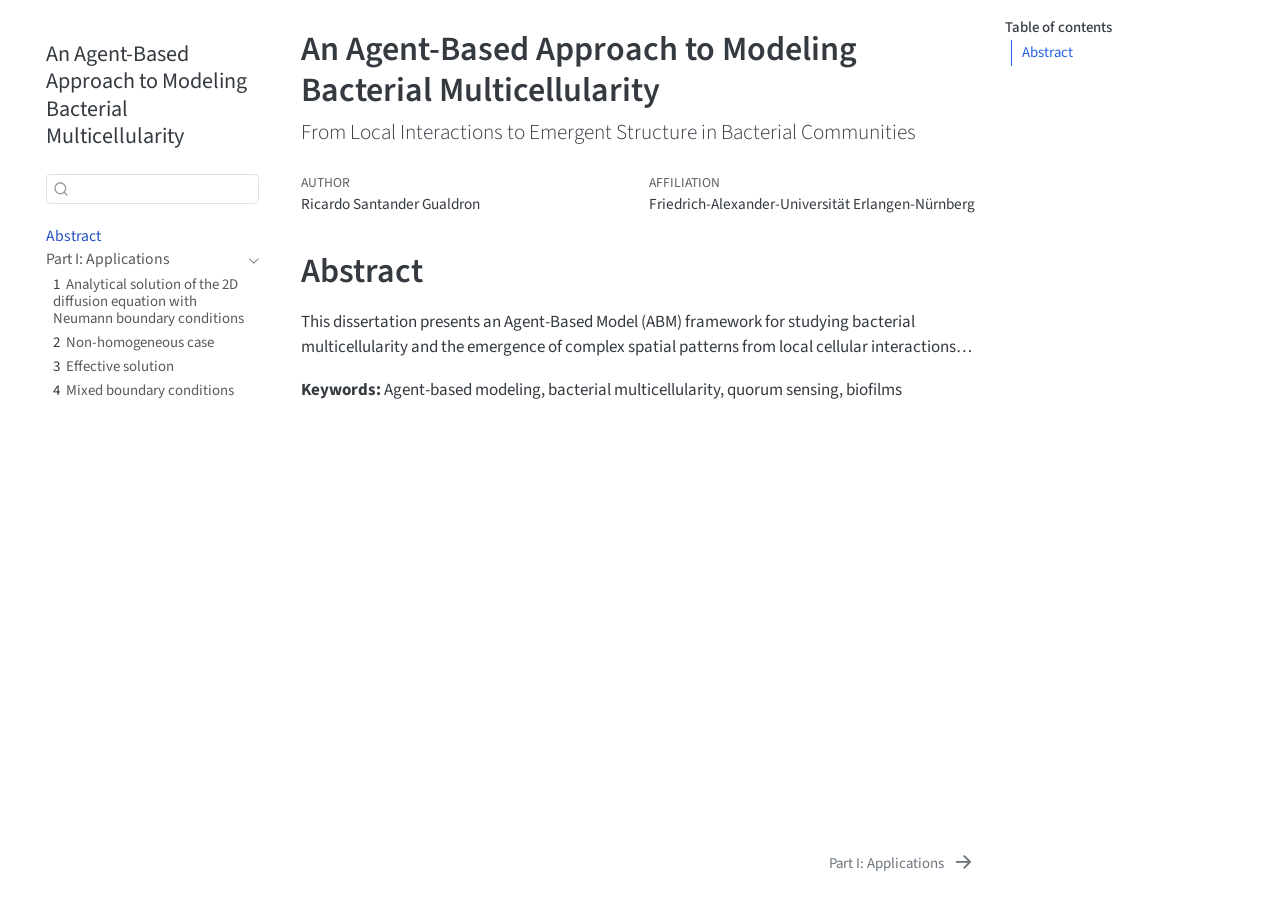
<file: _book/index.html>
<!DOCTYPE html>
<html xmlns="http://www.w3.org/1999/xhtml" lang="en" xml:lang="en"><head>

<meta charset="utf-8">
<meta name="generator" content="quarto-1.8.25">

<meta name="viewport" content="width=device-width, initial-scale=1.0, user-scalable=yes">

<meta name="author" content="Ricardo Santander Gualdron">

<title>An Agent-Based Approach to Modeling Bacterial Multicellularity</title>
<style>
code{white-space: pre-wrap;}
span.smallcaps{font-variant: small-caps;}
div.columns{display: flex; gap: min(4vw, 1.5em);}
div.column{flex: auto; overflow-x: auto;}
div.hanging-indent{margin-left: 1.5em; text-indent: -1.5em;}
ul.task-list{list-style: none;}
ul.task-list li input[type="checkbox"] {
  width: 0.8em;
  margin: 0 0.8em 0.2em -1em; /* quarto-specific, see https://github.com/quarto-dev/quarto-cli/issues/4556 */ 
  vertical-align: middle;
}
</style>


<script src="site_libs/quarto-nav/quarto-nav.js"></script>
<script src="site_libs/quarto-nav/headroom.min.js"></script>
<script src="site_libs/clipboard/clipboard.min.js"></script>
<script src="site_libs/quarto-search/autocomplete.umd.js"></script>
<script src="site_libs/quarto-search/fuse.min.js"></script>
<script src="site_libs/quarto-search/quarto-search.js"></script>
<meta name="quarto:offset" content="./">
<link href="./partII.html" rel="next">
<script src="site_libs/quarto-html/quarto.js" type="module"></script>
<script src="site_libs/quarto-html/tabsets/tabsets.js" type="module"></script>
<script src="site_libs/quarto-html/axe/axe-check.js" type="module"></script>
<script src="site_libs/quarto-html/popper.min.js"></script>
<script src="site_libs/quarto-html/tippy.umd.min.js"></script>
<script src="site_libs/quarto-html/anchor.min.js"></script>
<link href="site_libs/quarto-html/tippy.css" rel="stylesheet">
<link href="site_libs/quarto-html/quarto-syntax-highlighting-7b89279ff1a6dce999919e0e67d4d9ec.css" rel="stylesheet" id="quarto-text-highlighting-styles">
<script src="site_libs/bootstrap/bootstrap.min.js"></script>
<link href="site_libs/bootstrap/bootstrap-icons.css" rel="stylesheet">
<link href="site_libs/bootstrap/bootstrap-8894590f4e905bb9429a808ac524e6f9.min.css" rel="stylesheet" append-hash="true" id="quarto-bootstrap" data-mode="light">
<script id="quarto-search-options" type="application/json">{
  "location": "sidebar",
  "copy-button": false,
  "collapse-after": 3,
  "panel-placement": "start",
  "type": "textbox",
  "limit": 50,
  "keyboard-shortcut": [
    "f",
    "/",
    "s"
  ],
  "show-item-context": false,
  "language": {
    "search-no-results-text": "No results",
    "search-matching-documents-text": "matching documents",
    "search-copy-link-title": "Copy link to search",
    "search-hide-matches-text": "Hide additional matches",
    "search-more-match-text": "more match in this document",
    "search-more-matches-text": "more matches in this document",
    "search-clear-button-title": "Clear",
    "search-text-placeholder": "",
    "search-detached-cancel-button-title": "Cancel",
    "search-submit-button-title": "Submit",
    "search-label": "Search"
  }
}</script>


</head>

<body class="nav-sidebar floating quarto-light">

<div id="quarto-search-results"></div>
  <header id="quarto-header" class="headroom fixed-top">
  <nav class="quarto-secondary-nav">
    <div class="container-fluid d-flex">
      <button type="button" class="quarto-btn-toggle btn" data-bs-toggle="collapse" role="button" data-bs-target=".quarto-sidebar-collapse-item" aria-controls="quarto-sidebar" aria-expanded="false" aria-label="Toggle sidebar navigation" onclick="if (window.quartoToggleHeadroom) { window.quartoToggleHeadroom(); }">
        <i class="bi bi-layout-text-sidebar-reverse"></i>
      </button>
        <nav class="quarto-page-breadcrumbs" aria-label="breadcrumb"><ol class="breadcrumb"><li class="breadcrumb-item"><a href="./index.html">Abstract</a></li></ol></nav>
        <a class="flex-grow-1" role="navigation" data-bs-toggle="collapse" data-bs-target=".quarto-sidebar-collapse-item" aria-controls="quarto-sidebar" aria-expanded="false" aria-label="Toggle sidebar navigation" onclick="if (window.quartoToggleHeadroom) { window.quartoToggleHeadroom(); }">      
        </a>
      <button type="button" class="btn quarto-search-button" aria-label="Search" onclick="window.quartoOpenSearch();">
        <i class="bi bi-search"></i>
      </button>
    </div>
  </nav>
</header>
<!-- content -->
<div id="quarto-content" class="quarto-container page-columns page-rows-contents page-layout-article">
<!-- sidebar -->
  <nav id="quarto-sidebar" class="sidebar collapse collapse-horizontal quarto-sidebar-collapse-item sidebar-navigation floating overflow-auto">
    <div class="pt-lg-2 mt-2 text-left sidebar-header sidebar-header-stacked">
      <a href="./index.html" class="sidebar-logo-link">
      </a>
    <div class="sidebar-title mb-0 py-0">
      <a href="./">An Agent-Based Approach to Modeling Bacterial Multicellularity</a> 
    </div>
      </div>
        <div class="mt-2 flex-shrink-0 align-items-center">
        <div class="sidebar-search">
        <div id="quarto-search" class="" title="Search"></div>
        </div>
        </div>
    <div class="sidebar-menu-container"> 
    <ul class="list-unstyled mt-1">
        <li class="sidebar-item">
  <div class="sidebar-item-container"> 
  <a href="./index.html" class="sidebar-item-text sidebar-link active">
 <span class="menu-text">Abstract</span></a>
  </div>
</li>
        <li class="sidebar-item sidebar-item-section">
      <div class="sidebar-item-container"> 
            <a href="./partII.html" class="sidebar-item-text sidebar-link">
 <span class="menu-text">Part I: Applications</span></a>
          <a class="sidebar-item-toggle text-start" data-bs-toggle="collapse" data-bs-target="#quarto-sidebar-section-1" role="navigation" aria-expanded="true" aria-label="Toggle section">
            <i class="bi bi-chevron-right ms-2"></i>
          </a> 
      </div>
      <ul id="quarto-sidebar-section-1" class="collapse list-unstyled sidebar-section depth1 show">  
          <li class="sidebar-item">
  <div class="sidebar-item-container"> 
  <a href="./partII/diffusion.html" class="sidebar-item-text sidebar-link">
 <span class="menu-text"><span class="chapter-number">1</span>&nbsp; <span class="chapter-title">Analytical solution of the 2D diffusion equation with Neumann boundary conditions</span></span></a>
  </div>
</li>
          <li class="sidebar-item">
  <div class="sidebar-item-container"> 
  <a href="./partII/nonHomogeneous.html" class="sidebar-item-text sidebar-link">
 <span class="menu-text"><span class="chapter-number">2</span>&nbsp; <span class="chapter-title">Non-homogeneous case</span></span></a>
  </div>
</li>
          <li class="sidebar-item">
  <div class="sidebar-item-container"> 
  <a href="./partII/effectiveSolution.html" class="sidebar-item-text sidebar-link">
 <span class="menu-text"><span class="chapter-number">3</span>&nbsp; <span class="chapter-title">Effective solution</span></span></a>
  </div>
</li>
          <li class="sidebar-item">
  <div class="sidebar-item-container"> 
  <a href="./partII/RobinBoundary.html" class="sidebar-item-text sidebar-link">
 <span class="menu-text"><span class="chapter-number">4</span>&nbsp; <span class="chapter-title">Mixed boundary conditions</span></span></a>
  </div>
</li>
      </ul>
  </li>
    </ul>
    </div>
</nav>
<div id="quarto-sidebar-glass" class="quarto-sidebar-collapse-item" data-bs-toggle="collapse" data-bs-target=".quarto-sidebar-collapse-item"></div>
<!-- margin-sidebar -->
    <div id="quarto-margin-sidebar" class="sidebar margin-sidebar">
        <nav id="TOC" role="doc-toc" class="toc-active">
    <h2 id="toc-title">Table of contents</h2>
   
  <ul>
  <li><a href="#abstract" id="toc-abstract" class="nav-link active" data-scroll-target="#abstract">Abstract</a></li>
  </ul>
</nav>
    </div>
<!-- main -->
<main class="content" id="quarto-document-content">

<header id="title-block-header" class="quarto-title-block default">
<div class="quarto-title">
<h1 class="title">An Agent-Based Approach to Modeling Bacterial Multicellularity</h1>
<p class="subtitle lead">From Local Interactions to Emergent Structure in Bacterial Communities</p>
</div>


<div class="quarto-title-meta-author">
  <div class="quarto-title-meta-heading">Author</div>
  <div class="quarto-title-meta-heading">Affiliation</div>
  
    <div class="quarto-title-meta-contents">
    <p class="author">Ricardo Santander Gualdron </p>
  </div>
  <div class="quarto-title-meta-contents">
        <p class="affiliation">
            Friedrich-Alexander-Universität Erlangen-Nürnberg
          </p>
      </div>
  </div>

<div class="quarto-title-meta">

      
  
    
  </div>
  


</header>


<section id="abstract" class="level1 unnumbered">
<h1 class="unnumbered">Abstract</h1>
<p>This dissertation presents an Agent-Based Model (ABM) framework for studying bacterial multicellularity and the emergence of complex spatial patterns from local cellular interactions…</p>
<p><strong>Keywords:</strong> Agent-based modeling, bacterial multicellularity, quorum sensing, biofilms</p>


</section>

</main> <!-- /main -->
<script id="quarto-html-after-body" type="application/javascript">
  window.document.addEventListener("DOMContentLoaded", function (event) {
    const icon = "";
    const anchorJS = new window.AnchorJS();
    anchorJS.options = {
      placement: 'right',
      icon: icon
    };
    anchorJS.add('.anchored');
    const isCodeAnnotation = (el) => {
      for (const clz of el.classList) {
        if (clz.startsWith('code-annotation-')) {                     
          return true;
        }
      }
      return false;
    }
    const onCopySuccess = function(e) {
      // button target
      const button = e.trigger;
      // don't keep focus
      button.blur();
      // flash "checked"
      button.classList.add('code-copy-button-checked');
      var currentTitle = button.getAttribute("title");
      button.setAttribute("title", "Copied!");
      let tooltip;
      if (window.bootstrap) {
        button.setAttribute("data-bs-toggle", "tooltip");
        button.setAttribute("data-bs-placement", "left");
        button.setAttribute("data-bs-title", "Copied!");
        tooltip = new bootstrap.Tooltip(button, 
          { trigger: "manual", 
            customClass: "code-copy-button-tooltip",
            offset: [0, -8]});
        tooltip.show();    
      }
      setTimeout(function() {
        if (tooltip) {
          tooltip.hide();
          button.removeAttribute("data-bs-title");
          button.removeAttribute("data-bs-toggle");
          button.removeAttribute("data-bs-placement");
        }
        button.setAttribute("title", currentTitle);
        button.classList.remove('code-copy-button-checked');
      }, 1000);
      // clear code selection
      e.clearSelection();
    }
    const getTextToCopy = function(trigger) {
      const outerScaffold = trigger.parentElement.cloneNode(true);
      const codeEl = outerScaffold.querySelector('code');
      for (const childEl of codeEl.children) {
        if (isCodeAnnotation(childEl)) {
          childEl.remove();
        }
      }
      return codeEl.innerText;
    }
    const clipboard = new window.ClipboardJS('.code-copy-button:not([data-in-quarto-modal])', {
      text: getTextToCopy
    });
    clipboard.on('success', onCopySuccess);
    if (window.document.getElementById('quarto-embedded-source-code-modal')) {
      const clipboardModal = new window.ClipboardJS('.code-copy-button[data-in-quarto-modal]', {
        text: getTextToCopy,
        container: window.document.getElementById('quarto-embedded-source-code-modal')
      });
      clipboardModal.on('success', onCopySuccess);
    }
      var localhostRegex = new RegExp(/^(?:http|https):\/\/localhost\:?[0-9]*\//);
      var mailtoRegex = new RegExp(/^mailto:/);
        var filterRegex = new RegExp('/' + window.location.host + '/');
      var isInternal = (href) => {
          return filterRegex.test(href) || localhostRegex.test(href) || mailtoRegex.test(href);
      }
      // Inspect non-navigation links and adorn them if external
     var links = window.document.querySelectorAll('a[href]:not(.nav-link):not(.navbar-brand):not(.toc-action):not(.sidebar-link):not(.sidebar-item-toggle):not(.pagination-link):not(.no-external):not([aria-hidden]):not(.dropdown-item):not(.quarto-navigation-tool):not(.about-link)');
      for (var i=0; i<links.length; i++) {
        const link = links[i];
        if (!isInternal(link.href)) {
          // undo the damage that might have been done by quarto-nav.js in the case of
          // links that we want to consider external
          if (link.dataset.originalHref !== undefined) {
            link.href = link.dataset.originalHref;
          }
        }
      }
    function tippyHover(el, contentFn, onTriggerFn, onUntriggerFn) {
      const config = {
        allowHTML: true,
        maxWidth: 500,
        delay: 100,
        arrow: false,
        appendTo: function(el) {
            return el.parentElement;
        },
        interactive: true,
        interactiveBorder: 10,
        theme: 'quarto',
        placement: 'bottom-start',
      };
      if (contentFn) {
        config.content = contentFn;
      }
      if (onTriggerFn) {
        config.onTrigger = onTriggerFn;
      }
      if (onUntriggerFn) {
        config.onUntrigger = onUntriggerFn;
      }
      window.tippy(el, config); 
    }
    const noterefs = window.document.querySelectorAll('a[role="doc-noteref"]');
    for (var i=0; i<noterefs.length; i++) {
      const ref = noterefs[i];
      tippyHover(ref, function() {
        // use id or data attribute instead here
        let href = ref.getAttribute('data-footnote-href') || ref.getAttribute('href');
        try { href = new URL(href).hash; } catch {}
        const id = href.replace(/^#\/?/, "");
        const note = window.document.getElementById(id);
        if (note) {
          return note.innerHTML;
        } else {
          return "";
        }
      });
    }
    const xrefs = window.document.querySelectorAll('a.quarto-xref');
    const processXRef = (id, note) => {
      // Strip column container classes
      const stripColumnClz = (el) => {
        el.classList.remove("page-full", "page-columns");
        if (el.children) {
          for (const child of el.children) {
            stripColumnClz(child);
          }
        }
      }
      stripColumnClz(note)
      if (id === null || id.startsWith('sec-')) {
        // Special case sections, only their first couple elements
        const container = document.createElement("div");
        if (note.children && note.children.length > 2) {
          container.appendChild(note.children[0].cloneNode(true));
          for (let i = 1; i < note.children.length; i++) {
            const child = note.children[i];
            if (child.tagName === "P" && child.innerText === "") {
              continue;
            } else {
              container.appendChild(child.cloneNode(true));
              break;
            }
          }
          if (window.Quarto?.typesetMath) {
            window.Quarto.typesetMath(container);
          }
          return container.innerHTML
        } else {
          if (window.Quarto?.typesetMath) {
            window.Quarto.typesetMath(note);
          }
          return note.innerHTML;
        }
      } else {
        // Remove any anchor links if they are present
        const anchorLink = note.querySelector('a.anchorjs-link');
        if (anchorLink) {
          anchorLink.remove();
        }
        if (window.Quarto?.typesetMath) {
          window.Quarto.typesetMath(note);
        }
        if (note.classList.contains("callout")) {
          return note.outerHTML;
        } else {
          return note.innerHTML;
        }
      }
    }
    for (var i=0; i<xrefs.length; i++) {
      const xref = xrefs[i];
      tippyHover(xref, undefined, function(instance) {
        instance.disable();
        let url = xref.getAttribute('href');
        let hash = undefined; 
        if (url.startsWith('#')) {
          hash = url;
        } else {
          try { hash = new URL(url).hash; } catch {}
        }
        if (hash) {
          const id = hash.replace(/^#\/?/, "");
          const note = window.document.getElementById(id);
          if (note !== null) {
            try {
              const html = processXRef(id, note.cloneNode(true));
              instance.setContent(html);
            } finally {
              instance.enable();
              instance.show();
            }
          } else {
            // See if we can fetch this
            fetch(url.split('#')[0])
            .then(res => res.text())
            .then(html => {
              const parser = new DOMParser();
              const htmlDoc = parser.parseFromString(html, "text/html");
              const note = htmlDoc.getElementById(id);
              if (note !== null) {
                const html = processXRef(id, note);
                instance.setContent(html);
              } 
            }).finally(() => {
              instance.enable();
              instance.show();
            });
          }
        } else {
          // See if we can fetch a full url (with no hash to target)
          // This is a special case and we should probably do some content thinning / targeting
          fetch(url)
          .then(res => res.text())
          .then(html => {
            const parser = new DOMParser();
            const htmlDoc = parser.parseFromString(html, "text/html");
            const note = htmlDoc.querySelector('main.content');
            if (note !== null) {
              // This should only happen for chapter cross references
              // (since there is no id in the URL)
              // remove the first header
              if (note.children.length > 0 && note.children[0].tagName === "HEADER") {
                note.children[0].remove();
              }
              const html = processXRef(null, note);
              instance.setContent(html);
            } 
          }).finally(() => {
            instance.enable();
            instance.show();
          });
        }
      }, function(instance) {
      });
    }
        let selectedAnnoteEl;
        const selectorForAnnotation = ( cell, annotation) => {
          let cellAttr = 'data-code-cell="' + cell + '"';
          let lineAttr = 'data-code-annotation="' +  annotation + '"';
          const selector = 'span[' + cellAttr + '][' + lineAttr + ']';
          return selector;
        }
        const selectCodeLines = (annoteEl) => {
          const doc = window.document;
          const targetCell = annoteEl.getAttribute("data-target-cell");
          const targetAnnotation = annoteEl.getAttribute("data-target-annotation");
          const annoteSpan = window.document.querySelector(selectorForAnnotation(targetCell, targetAnnotation));
          const lines = annoteSpan.getAttribute("data-code-lines").split(",");
          const lineIds = lines.map((line) => {
            return targetCell + "-" + line;
          })
          let top = null;
          let height = null;
          let parent = null;
          if (lineIds.length > 0) {
              //compute the position of the single el (top and bottom and make a div)
              const el = window.document.getElementById(lineIds[0]);
              top = el.offsetTop;
              height = el.offsetHeight;
              parent = el.parentElement.parentElement;
            if (lineIds.length > 1) {
              const lastEl = window.document.getElementById(lineIds[lineIds.length - 1]);
              const bottom = lastEl.offsetTop + lastEl.offsetHeight;
              height = bottom - top;
            }
            if (top !== null && height !== null && parent !== null) {
              // cook up a div (if necessary) and position it 
              let div = window.document.getElementById("code-annotation-line-highlight");
              if (div === null) {
                div = window.document.createElement("div");
                div.setAttribute("id", "code-annotation-line-highlight");
                div.style.position = 'absolute';
                parent.appendChild(div);
              }
              div.style.top = top - 2 + "px";
              div.style.height = height + 4 + "px";
              div.style.left = 0;
              let gutterDiv = window.document.getElementById("code-annotation-line-highlight-gutter");
              if (gutterDiv === null) {
                gutterDiv = window.document.createElement("div");
                gutterDiv.setAttribute("id", "code-annotation-line-highlight-gutter");
                gutterDiv.style.position = 'absolute';
                const codeCell = window.document.getElementById(targetCell);
                const gutter = codeCell.querySelector('.code-annotation-gutter');
                gutter.appendChild(gutterDiv);
              }
              gutterDiv.style.top = top - 2 + "px";
              gutterDiv.style.height = height + 4 + "px";
            }
            selectedAnnoteEl = annoteEl;
          }
        };
        const unselectCodeLines = () => {
          const elementsIds = ["code-annotation-line-highlight", "code-annotation-line-highlight-gutter"];
          elementsIds.forEach((elId) => {
            const div = window.document.getElementById(elId);
            if (div) {
              div.remove();
            }
          });
          selectedAnnoteEl = undefined;
        };
          // Handle positioning of the toggle
      window.addEventListener(
        "resize",
        throttle(() => {
          elRect = undefined;
          if (selectedAnnoteEl) {
            selectCodeLines(selectedAnnoteEl);
          }
        }, 10)
      );
      function throttle(fn, ms) {
      let throttle = false;
      let timer;
        return (...args) => {
          if(!throttle) { // first call gets through
              fn.apply(this, args);
              throttle = true;
          } else { // all the others get throttled
              if(timer) clearTimeout(timer); // cancel #2
              timer = setTimeout(() => {
                fn.apply(this, args);
                timer = throttle = false;
              }, ms);
          }
        };
      }
        // Attach click handler to the DT
        const annoteDls = window.document.querySelectorAll('dt[data-target-cell]');
        for (const annoteDlNode of annoteDls) {
          annoteDlNode.addEventListener('click', (event) => {
            const clickedEl = event.target;
            if (clickedEl !== selectedAnnoteEl) {
              unselectCodeLines();
              const activeEl = window.document.querySelector('dt[data-target-cell].code-annotation-active');
              if (activeEl) {
                activeEl.classList.remove('code-annotation-active');
              }
              selectCodeLines(clickedEl);
              clickedEl.classList.add('code-annotation-active');
            } else {
              // Unselect the line
              unselectCodeLines();
              clickedEl.classList.remove('code-annotation-active');
            }
          });
        }
    const findCites = (el) => {
      const parentEl = el.parentElement;
      if (parentEl) {
        const cites = parentEl.dataset.cites;
        if (cites) {
          return {
            el,
            cites: cites.split(' ')
          };
        } else {
          return findCites(el.parentElement)
        }
      } else {
        return undefined;
      }
    };
    var bibliorefs = window.document.querySelectorAll('a[role="doc-biblioref"]');
    for (var i=0; i<bibliorefs.length; i++) {
      const ref = bibliorefs[i];
      const citeInfo = findCites(ref);
      if (citeInfo) {
        tippyHover(citeInfo.el, function() {
          var popup = window.document.createElement('div');
          citeInfo.cites.forEach(function(cite) {
            var citeDiv = window.document.createElement('div');
            citeDiv.classList.add('hanging-indent');
            citeDiv.classList.add('csl-entry');
            var biblioDiv = window.document.getElementById('ref-' + cite);
            if (biblioDiv) {
              citeDiv.innerHTML = biblioDiv.innerHTML;
            }
            popup.appendChild(citeDiv);
          });
          return popup.innerHTML;
        });
      }
    }
  });
  </script>
<nav class="page-navigation">
  <div class="nav-page nav-page-previous">
  </div>
  <div class="nav-page nav-page-next">
      <a href="./partII.html" class="pagination-link" aria-label="Part I: Applications">
        <span class="nav-page-text">Part I: Applications</span> <i class="bi bi-arrow-right-short"></i>
      </a>
  </div>
</nav>
</div> <!-- /content -->




</body></html>
</file>
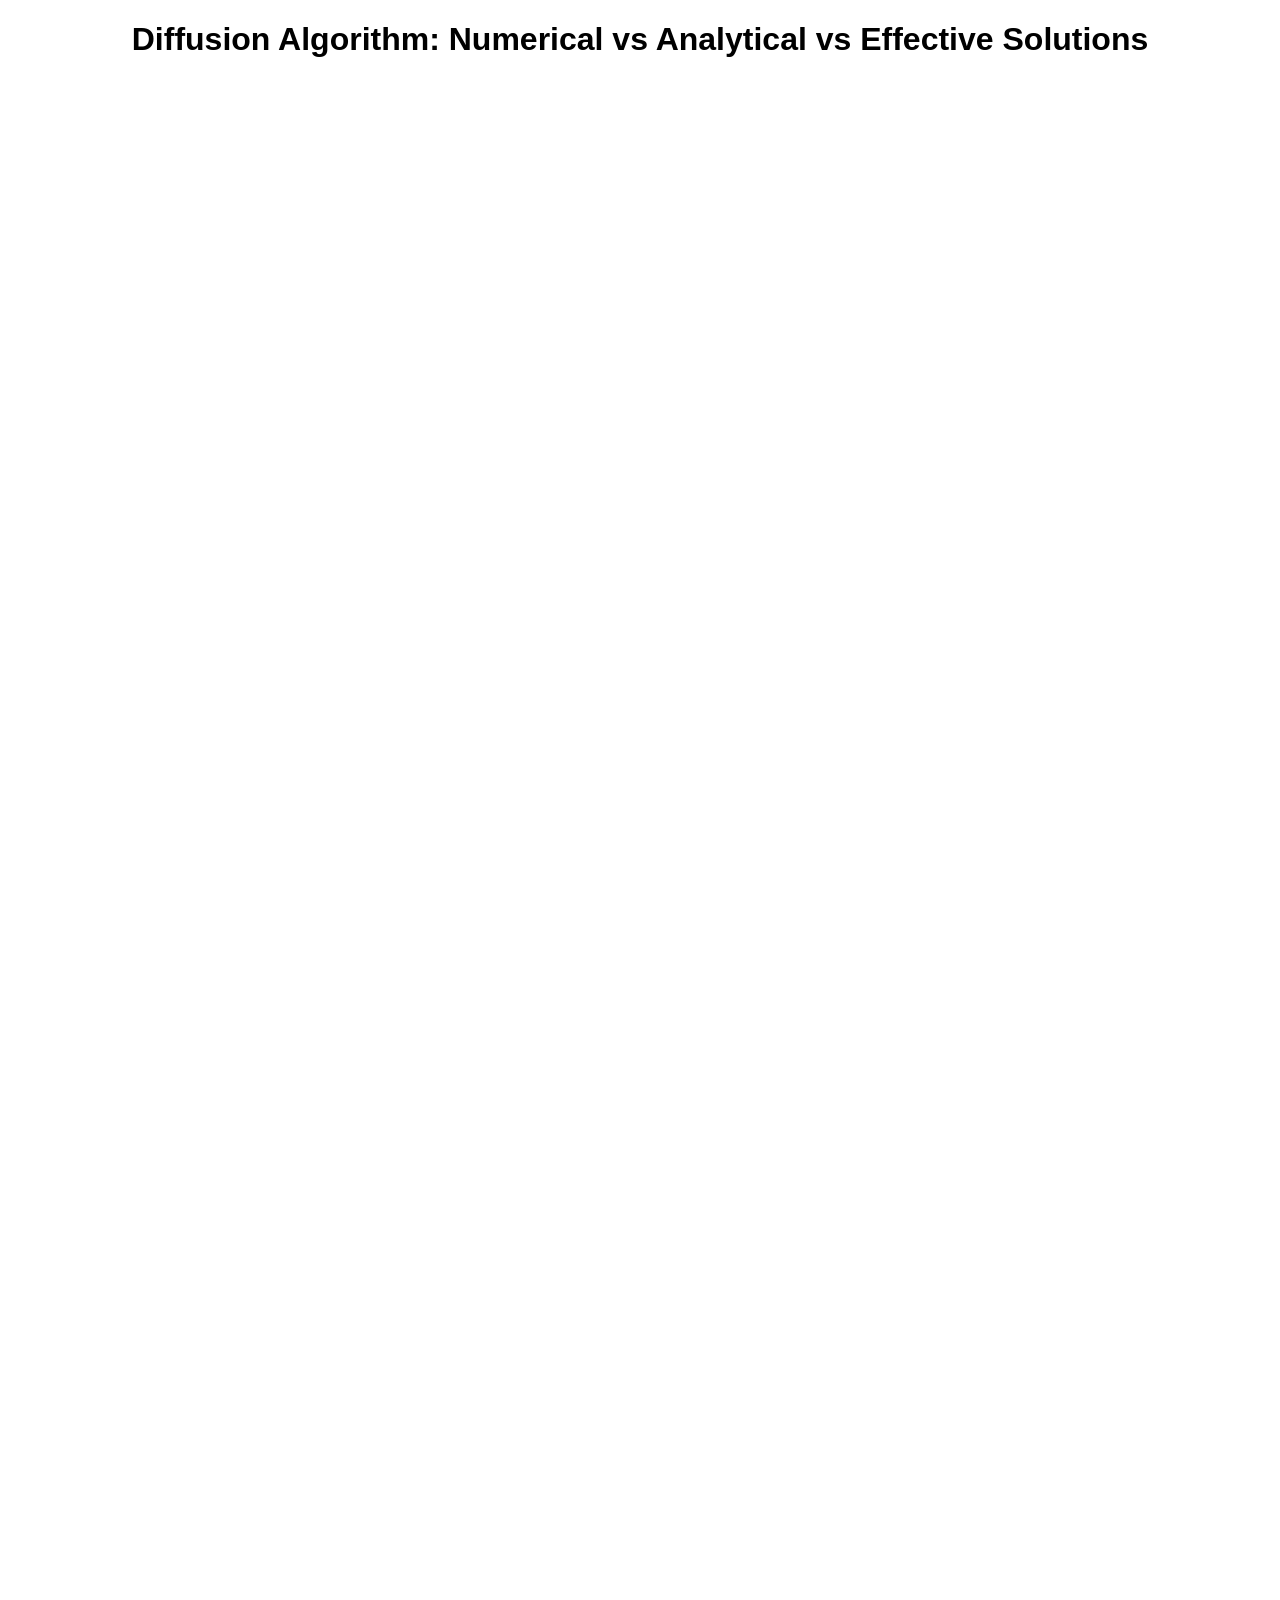
<file: docs/partII/plots/index.html>
<!DOCTYPE html>
<html>
<head>
    <title>Diffusion Comparison</title>
    <script type="module" src="plotting.js"></script>
    <style>
        body {
            font-family: Arial, sans-serif;
            margin: 5px;
            padding: 0px;
        }
        h1 {
            text-align: center;
        }
        .plots-container {
            display: flex;
            flex-direction: column;
            gap: 20px;
            max-width: 1200px;
            margin: 0 auto;
        }
        #numerical-plot, #analytic-plot, #comparison-plot, #log-comparison-plot, 
        #effective-plot, #difference-effective-analytic-plot, #log-difference-effective-analytic-plot,
        #difference-ignoring-sources-plot,
        
            #rms-error-plot {
            width: 100%;
            height: 500px;
        }
    </style>
</head>
<body>
    <h1>Diffusion Algorithm: Numerical vs Analytical vs Effective Solutions</h1>
    <div class="plots-container">
        <div id="numerical-plot"></div>
        <div id="analytic-plot"></div>
        <div id="effective-plot"></div>
        <div id="comparison-plot"></div>
        <div id="log-comparison-plot"></div>
        <div id="difference-effective-analytic-plot"></div>
        <div id="rms-error-plot"></div>
        <div id="log-difference-effective-analytic-plot"></div>
        <div id="difference-ignoring-sources-plot"></div>
    </div>
</body>
</html>
</file>
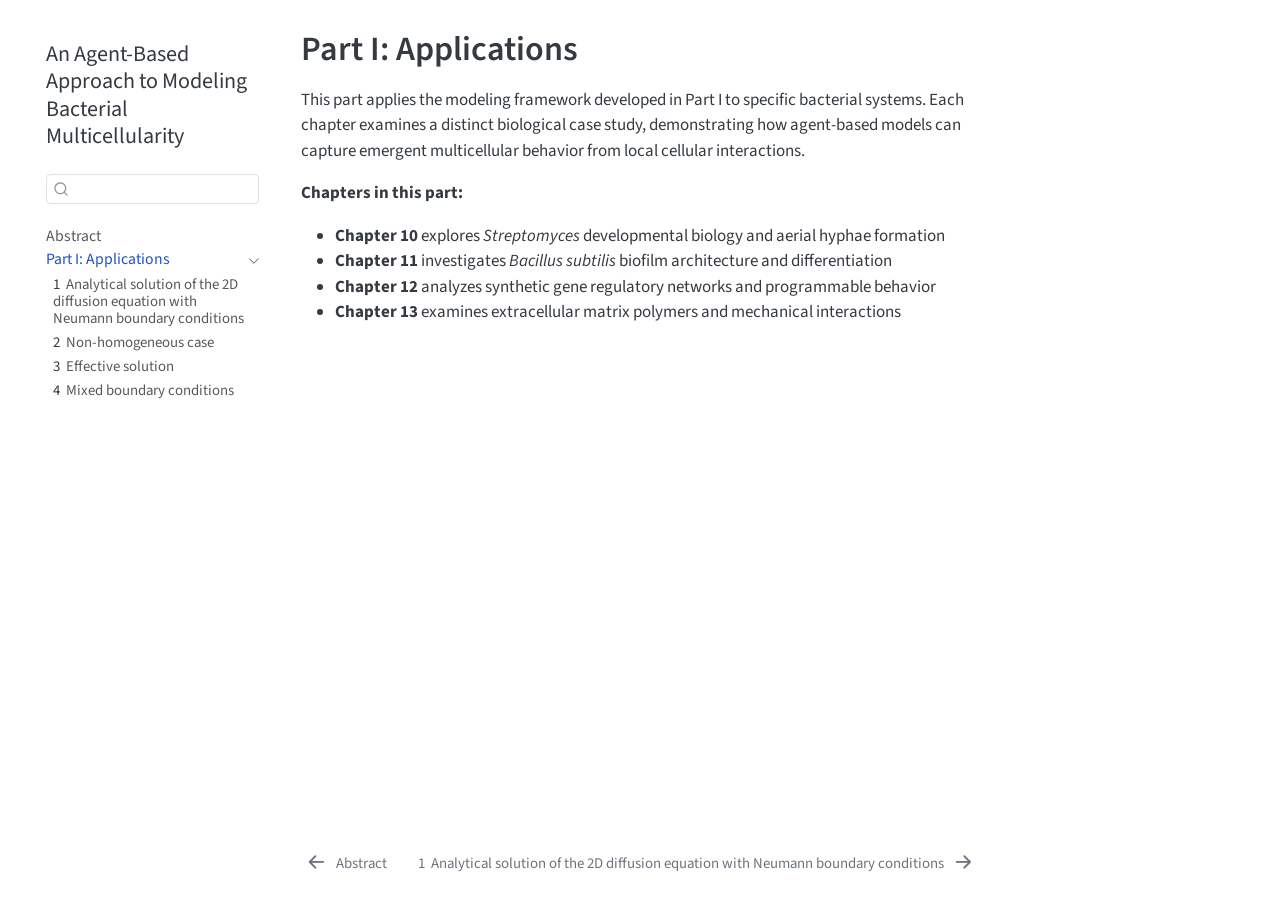
<file: _book/partII.html>
<!DOCTYPE html>
<html xmlns="http://www.w3.org/1999/xhtml" lang="en" xml:lang="en"><head>

<meta charset="utf-8">
<meta name="generator" content="quarto-1.8.25">

<meta name="viewport" content="width=device-width, initial-scale=1.0, user-scalable=yes">


<title>Part I: Applications – An Agent-Based Approach to Modeling Bacterial Multicellularity</title>
<style>
code{white-space: pre-wrap;}
span.smallcaps{font-variant: small-caps;}
div.columns{display: flex; gap: min(4vw, 1.5em);}
div.column{flex: auto; overflow-x: auto;}
div.hanging-indent{margin-left: 1.5em; text-indent: -1.5em;}
ul.task-list{list-style: none;}
ul.task-list li input[type="checkbox"] {
  width: 0.8em;
  margin: 0 0.8em 0.2em -1em; /* quarto-specific, see https://github.com/quarto-dev/quarto-cli/issues/4556 */ 
  vertical-align: middle;
}
</style>


<script src="site_libs/quarto-nav/quarto-nav.js"></script>
<script src="site_libs/quarto-nav/headroom.min.js"></script>
<script src="site_libs/clipboard/clipboard.min.js"></script>
<script src="site_libs/quarto-search/autocomplete.umd.js"></script>
<script src="site_libs/quarto-search/fuse.min.js"></script>
<script src="site_libs/quarto-search/quarto-search.js"></script>
<meta name="quarto:offset" content="./">
<link href="./partII/diffusion.html" rel="next">
<link href="./index.html" rel="prev">
<script src="site_libs/quarto-html/quarto.js" type="module"></script>
<script src="site_libs/quarto-html/tabsets/tabsets.js" type="module"></script>
<script src="site_libs/quarto-html/axe/axe-check.js" type="module"></script>
<script src="site_libs/quarto-html/popper.min.js"></script>
<script src="site_libs/quarto-html/tippy.umd.min.js"></script>
<script src="site_libs/quarto-html/anchor.min.js"></script>
<link href="site_libs/quarto-html/tippy.css" rel="stylesheet">
<link href="site_libs/quarto-html/quarto-syntax-highlighting-7b89279ff1a6dce999919e0e67d4d9ec.css" rel="stylesheet" id="quarto-text-highlighting-styles">
<script src="site_libs/bootstrap/bootstrap.min.js"></script>
<link href="site_libs/bootstrap/bootstrap-icons.css" rel="stylesheet">
<link href="site_libs/bootstrap/bootstrap-8894590f4e905bb9429a808ac524e6f9.min.css" rel="stylesheet" append-hash="true" id="quarto-bootstrap" data-mode="light">
<script id="quarto-search-options" type="application/json">{
  "location": "sidebar",
  "copy-button": false,
  "collapse-after": 3,
  "panel-placement": "start",
  "type": "textbox",
  "limit": 50,
  "keyboard-shortcut": [
    "f",
    "/",
    "s"
  ],
  "show-item-context": false,
  "language": {
    "search-no-results-text": "No results",
    "search-matching-documents-text": "matching documents",
    "search-copy-link-title": "Copy link to search",
    "search-hide-matches-text": "Hide additional matches",
    "search-more-match-text": "more match in this document",
    "search-more-matches-text": "more matches in this document",
    "search-clear-button-title": "Clear",
    "search-text-placeholder": "",
    "search-detached-cancel-button-title": "Cancel",
    "search-submit-button-title": "Submit",
    "search-label": "Search"
  }
}</script>


</head>

<body class="nav-sidebar floating quarto-light">

<div id="quarto-search-results"></div>
  <header id="quarto-header" class="headroom fixed-top">
  <nav class="quarto-secondary-nav">
    <div class="container-fluid d-flex">
      <button type="button" class="quarto-btn-toggle btn" data-bs-toggle="collapse" role="button" data-bs-target=".quarto-sidebar-collapse-item" aria-controls="quarto-sidebar" aria-expanded="false" aria-label="Toggle sidebar navigation" onclick="if (window.quartoToggleHeadroom) { window.quartoToggleHeadroom(); }">
        <i class="bi bi-layout-text-sidebar-reverse"></i>
      </button>
        <nav class="quarto-page-breadcrumbs" aria-label="breadcrumb"><ol class="breadcrumb"><li class="breadcrumb-item"><a href="./partII.html">Part I: Applications</a></li></ol></nav>
        <a class="flex-grow-1" role="navigation" data-bs-toggle="collapse" data-bs-target=".quarto-sidebar-collapse-item" aria-controls="quarto-sidebar" aria-expanded="false" aria-label="Toggle sidebar navigation" onclick="if (window.quartoToggleHeadroom) { window.quartoToggleHeadroom(); }">      
        </a>
      <button type="button" class="btn quarto-search-button" aria-label="Search" onclick="window.quartoOpenSearch();">
        <i class="bi bi-search"></i>
      </button>
    </div>
  </nav>
</header>
<!-- content -->
<div id="quarto-content" class="quarto-container page-columns page-rows-contents page-layout-article">
<!-- sidebar -->
  <nav id="quarto-sidebar" class="sidebar collapse collapse-horizontal quarto-sidebar-collapse-item sidebar-navigation floating overflow-auto">
    <div class="pt-lg-2 mt-2 text-left sidebar-header sidebar-header-stacked">
      <a href="./index.html" class="sidebar-logo-link">
      </a>
    <div class="sidebar-title mb-0 py-0">
      <a href="./">An Agent-Based Approach to Modeling Bacterial Multicellularity</a> 
    </div>
      </div>
        <div class="mt-2 flex-shrink-0 align-items-center">
        <div class="sidebar-search">
        <div id="quarto-search" class="" title="Search"></div>
        </div>
        </div>
    <div class="sidebar-menu-container"> 
    <ul class="list-unstyled mt-1">
        <li class="sidebar-item">
  <div class="sidebar-item-container"> 
  <a href="./index.html" class="sidebar-item-text sidebar-link">
 <span class="menu-text">Abstract</span></a>
  </div>
</li>
        <li class="sidebar-item sidebar-item-section">
      <div class="sidebar-item-container"> 
            <a href="./partII.html" class="sidebar-item-text sidebar-link active">
 <span class="menu-text">Part I: Applications</span></a>
          <a class="sidebar-item-toggle text-start" data-bs-toggle="collapse" data-bs-target="#quarto-sidebar-section-1" role="navigation" aria-expanded="true" aria-label="Toggle section">
            <i class="bi bi-chevron-right ms-2"></i>
          </a> 
      </div>
      <ul id="quarto-sidebar-section-1" class="collapse list-unstyled sidebar-section depth1 show">  
          <li class="sidebar-item">
  <div class="sidebar-item-container"> 
  <a href="./partII/diffusion.html" class="sidebar-item-text sidebar-link">
 <span class="menu-text"><span class="chapter-number">1</span>&nbsp; <span class="chapter-title">Analytical solution of the 2D diffusion equation with Neumann boundary conditions</span></span></a>
  </div>
</li>
          <li class="sidebar-item">
  <div class="sidebar-item-container"> 
  <a href="./partII/nonHomogeneous.html" class="sidebar-item-text sidebar-link">
 <span class="menu-text"><span class="chapter-number">2</span>&nbsp; <span class="chapter-title">Non-homogeneous case</span></span></a>
  </div>
</li>
          <li class="sidebar-item">
  <div class="sidebar-item-container"> 
  <a href="./partII/effectiveSolution.html" class="sidebar-item-text sidebar-link">
 <span class="menu-text"><span class="chapter-number">3</span>&nbsp; <span class="chapter-title">Effective solution</span></span></a>
  </div>
</li>
          <li class="sidebar-item">
  <div class="sidebar-item-container"> 
  <a href="./partII/RobinBoundary.html" class="sidebar-item-text sidebar-link">
 <span class="menu-text"><span class="chapter-number">4</span>&nbsp; <span class="chapter-title">Mixed boundary conditions</span></span></a>
  </div>
</li>
      </ul>
  </li>
    </ul>
    </div>
</nav>
<div id="quarto-sidebar-glass" class="quarto-sidebar-collapse-item" data-bs-toggle="collapse" data-bs-target=".quarto-sidebar-collapse-item"></div>
<!-- margin-sidebar -->
    <div id="quarto-margin-sidebar" class="sidebar margin-sidebar zindex-bottom">
        
    </div>
<!-- main -->
<main class="content" id="quarto-document-content">

<header id="title-block-header" class="quarto-title-block default">
<div class="quarto-title">
<h1 class="title">Part I: Applications</h1>
</div>



<div class="quarto-title-meta">

    
  
    
  </div>
  


</header>


<p>This part applies the modeling framework developed in Part I to specific bacterial systems. Each chapter examines a distinct biological case study, demonstrating how agent-based models can capture emergent multicellular behavior from local cellular interactions.</p>
<p><strong>Chapters in this part:</strong></p>
<ul>
<li><strong>Chapter 10</strong> explores <em>Streptomyces</em> developmental biology and aerial hyphae formation</li>
<li><strong>Chapter 11</strong> investigates <em>Bacillus subtilis</em> biofilm architecture and differentiation</li>
<li><strong>Chapter 12</strong> analyzes synthetic gene regulatory networks and programmable behavior</li>
<li><strong>Chapter 13</strong> examines extracellular matrix polymers and mechanical interactions</li>
</ul>



</main> <!-- /main -->
<script id="quarto-html-after-body" type="application/javascript">
  window.document.addEventListener("DOMContentLoaded", function (event) {
    const icon = "";
    const anchorJS = new window.AnchorJS();
    anchorJS.options = {
      placement: 'right',
      icon: icon
    };
    anchorJS.add('.anchored');
    const isCodeAnnotation = (el) => {
      for (const clz of el.classList) {
        if (clz.startsWith('code-annotation-')) {                     
          return true;
        }
      }
      return false;
    }
    const onCopySuccess = function(e) {
      // button target
      const button = e.trigger;
      // don't keep focus
      button.blur();
      // flash "checked"
      button.classList.add('code-copy-button-checked');
      var currentTitle = button.getAttribute("title");
      button.setAttribute("title", "Copied!");
      let tooltip;
      if (window.bootstrap) {
        button.setAttribute("data-bs-toggle", "tooltip");
        button.setAttribute("data-bs-placement", "left");
        button.setAttribute("data-bs-title", "Copied!");
        tooltip = new bootstrap.Tooltip(button, 
          { trigger: "manual", 
            customClass: "code-copy-button-tooltip",
            offset: [0, -8]});
        tooltip.show();    
      }
      setTimeout(function() {
        if (tooltip) {
          tooltip.hide();
          button.removeAttribute("data-bs-title");
          button.removeAttribute("data-bs-toggle");
          button.removeAttribute("data-bs-placement");
        }
        button.setAttribute("title", currentTitle);
        button.classList.remove('code-copy-button-checked');
      }, 1000);
      // clear code selection
      e.clearSelection();
    }
    const getTextToCopy = function(trigger) {
      const outerScaffold = trigger.parentElement.cloneNode(true);
      const codeEl = outerScaffold.querySelector('code');
      for (const childEl of codeEl.children) {
        if (isCodeAnnotation(childEl)) {
          childEl.remove();
        }
      }
      return codeEl.innerText;
    }
    const clipboard = new window.ClipboardJS('.code-copy-button:not([data-in-quarto-modal])', {
      text: getTextToCopy
    });
    clipboard.on('success', onCopySuccess);
    if (window.document.getElementById('quarto-embedded-source-code-modal')) {
      const clipboardModal = new window.ClipboardJS('.code-copy-button[data-in-quarto-modal]', {
        text: getTextToCopy,
        container: window.document.getElementById('quarto-embedded-source-code-modal')
      });
      clipboardModal.on('success', onCopySuccess);
    }
      var localhostRegex = new RegExp(/^(?:http|https):\/\/localhost\:?[0-9]*\//);
      var mailtoRegex = new RegExp(/^mailto:/);
        var filterRegex = new RegExp('/' + window.location.host + '/');
      var isInternal = (href) => {
          return filterRegex.test(href) || localhostRegex.test(href) || mailtoRegex.test(href);
      }
      // Inspect non-navigation links and adorn them if external
     var links = window.document.querySelectorAll('a[href]:not(.nav-link):not(.navbar-brand):not(.toc-action):not(.sidebar-link):not(.sidebar-item-toggle):not(.pagination-link):not(.no-external):not([aria-hidden]):not(.dropdown-item):not(.quarto-navigation-tool):not(.about-link)');
      for (var i=0; i<links.length; i++) {
        const link = links[i];
        if (!isInternal(link.href)) {
          // undo the damage that might have been done by quarto-nav.js in the case of
          // links that we want to consider external
          if (link.dataset.originalHref !== undefined) {
            link.href = link.dataset.originalHref;
          }
        }
      }
    function tippyHover(el, contentFn, onTriggerFn, onUntriggerFn) {
      const config = {
        allowHTML: true,
        maxWidth: 500,
        delay: 100,
        arrow: false,
        appendTo: function(el) {
            return el.parentElement;
        },
        interactive: true,
        interactiveBorder: 10,
        theme: 'quarto',
        placement: 'bottom-start',
      };
      if (contentFn) {
        config.content = contentFn;
      }
      if (onTriggerFn) {
        config.onTrigger = onTriggerFn;
      }
      if (onUntriggerFn) {
        config.onUntrigger = onUntriggerFn;
      }
      window.tippy(el, config); 
    }
    const noterefs = window.document.querySelectorAll('a[role="doc-noteref"]');
    for (var i=0; i<noterefs.length; i++) {
      const ref = noterefs[i];
      tippyHover(ref, function() {
        // use id or data attribute instead here
        let href = ref.getAttribute('data-footnote-href') || ref.getAttribute('href');
        try { href = new URL(href).hash; } catch {}
        const id = href.replace(/^#\/?/, "");
        const note = window.document.getElementById(id);
        if (note) {
          return note.innerHTML;
        } else {
          return "";
        }
      });
    }
    const xrefs = window.document.querySelectorAll('a.quarto-xref');
    const processXRef = (id, note) => {
      // Strip column container classes
      const stripColumnClz = (el) => {
        el.classList.remove("page-full", "page-columns");
        if (el.children) {
          for (const child of el.children) {
            stripColumnClz(child);
          }
        }
      }
      stripColumnClz(note)
      if (id === null || id.startsWith('sec-')) {
        // Special case sections, only their first couple elements
        const container = document.createElement("div");
        if (note.children && note.children.length > 2) {
          container.appendChild(note.children[0].cloneNode(true));
          for (let i = 1; i < note.children.length; i++) {
            const child = note.children[i];
            if (child.tagName === "P" && child.innerText === "") {
              continue;
            } else {
              container.appendChild(child.cloneNode(true));
              break;
            }
          }
          if (window.Quarto?.typesetMath) {
            window.Quarto.typesetMath(container);
          }
          return container.innerHTML
        } else {
          if (window.Quarto?.typesetMath) {
            window.Quarto.typesetMath(note);
          }
          return note.innerHTML;
        }
      } else {
        // Remove any anchor links if they are present
        const anchorLink = note.querySelector('a.anchorjs-link');
        if (anchorLink) {
          anchorLink.remove();
        }
        if (window.Quarto?.typesetMath) {
          window.Quarto.typesetMath(note);
        }
        if (note.classList.contains("callout")) {
          return note.outerHTML;
        } else {
          return note.innerHTML;
        }
      }
    }
    for (var i=0; i<xrefs.length; i++) {
      const xref = xrefs[i];
      tippyHover(xref, undefined, function(instance) {
        instance.disable();
        let url = xref.getAttribute('href');
        let hash = undefined; 
        if (url.startsWith('#')) {
          hash = url;
        } else {
          try { hash = new URL(url).hash; } catch {}
        }
        if (hash) {
          const id = hash.replace(/^#\/?/, "");
          const note = window.document.getElementById(id);
          if (note !== null) {
            try {
              const html = processXRef(id, note.cloneNode(true));
              instance.setContent(html);
            } finally {
              instance.enable();
              instance.show();
            }
          } else {
            // See if we can fetch this
            fetch(url.split('#')[0])
            .then(res => res.text())
            .then(html => {
              const parser = new DOMParser();
              const htmlDoc = parser.parseFromString(html, "text/html");
              const note = htmlDoc.getElementById(id);
              if (note !== null) {
                const html = processXRef(id, note);
                instance.setContent(html);
              } 
            }).finally(() => {
              instance.enable();
              instance.show();
            });
          }
        } else {
          // See if we can fetch a full url (with no hash to target)
          // This is a special case and we should probably do some content thinning / targeting
          fetch(url)
          .then(res => res.text())
          .then(html => {
            const parser = new DOMParser();
            const htmlDoc = parser.parseFromString(html, "text/html");
            const note = htmlDoc.querySelector('main.content');
            if (note !== null) {
              // This should only happen for chapter cross references
              // (since there is no id in the URL)
              // remove the first header
              if (note.children.length > 0 && note.children[0].tagName === "HEADER") {
                note.children[0].remove();
              }
              const html = processXRef(null, note);
              instance.setContent(html);
            } 
          }).finally(() => {
            instance.enable();
            instance.show();
          });
        }
      }, function(instance) {
      });
    }
        let selectedAnnoteEl;
        const selectorForAnnotation = ( cell, annotation) => {
          let cellAttr = 'data-code-cell="' + cell + '"';
          let lineAttr = 'data-code-annotation="' +  annotation + '"';
          const selector = 'span[' + cellAttr + '][' + lineAttr + ']';
          return selector;
        }
        const selectCodeLines = (annoteEl) => {
          const doc = window.document;
          const targetCell = annoteEl.getAttribute("data-target-cell");
          const targetAnnotation = annoteEl.getAttribute("data-target-annotation");
          const annoteSpan = window.document.querySelector(selectorForAnnotation(targetCell, targetAnnotation));
          const lines = annoteSpan.getAttribute("data-code-lines").split(",");
          const lineIds = lines.map((line) => {
            return targetCell + "-" + line;
          })
          let top = null;
          let height = null;
          let parent = null;
          if (lineIds.length > 0) {
              //compute the position of the single el (top and bottom and make a div)
              const el = window.document.getElementById(lineIds[0]);
              top = el.offsetTop;
              height = el.offsetHeight;
              parent = el.parentElement.parentElement;
            if (lineIds.length > 1) {
              const lastEl = window.document.getElementById(lineIds[lineIds.length - 1]);
              const bottom = lastEl.offsetTop + lastEl.offsetHeight;
              height = bottom - top;
            }
            if (top !== null && height !== null && parent !== null) {
              // cook up a div (if necessary) and position it 
              let div = window.document.getElementById("code-annotation-line-highlight");
              if (div === null) {
                div = window.document.createElement("div");
                div.setAttribute("id", "code-annotation-line-highlight");
                div.style.position = 'absolute';
                parent.appendChild(div);
              }
              div.style.top = top - 2 + "px";
              div.style.height = height + 4 + "px";
              div.style.left = 0;
              let gutterDiv = window.document.getElementById("code-annotation-line-highlight-gutter");
              if (gutterDiv === null) {
                gutterDiv = window.document.createElement("div");
                gutterDiv.setAttribute("id", "code-annotation-line-highlight-gutter");
                gutterDiv.style.position = 'absolute';
                const codeCell = window.document.getElementById(targetCell);
                const gutter = codeCell.querySelector('.code-annotation-gutter');
                gutter.appendChild(gutterDiv);
              }
              gutterDiv.style.top = top - 2 + "px";
              gutterDiv.style.height = height + 4 + "px";
            }
            selectedAnnoteEl = annoteEl;
          }
        };
        const unselectCodeLines = () => {
          const elementsIds = ["code-annotation-line-highlight", "code-annotation-line-highlight-gutter"];
          elementsIds.forEach((elId) => {
            const div = window.document.getElementById(elId);
            if (div) {
              div.remove();
            }
          });
          selectedAnnoteEl = undefined;
        };
          // Handle positioning of the toggle
      window.addEventListener(
        "resize",
        throttle(() => {
          elRect = undefined;
          if (selectedAnnoteEl) {
            selectCodeLines(selectedAnnoteEl);
          }
        }, 10)
      );
      function throttle(fn, ms) {
      let throttle = false;
      let timer;
        return (...args) => {
          if(!throttle) { // first call gets through
              fn.apply(this, args);
              throttle = true;
          } else { // all the others get throttled
              if(timer) clearTimeout(timer); // cancel #2
              timer = setTimeout(() => {
                fn.apply(this, args);
                timer = throttle = false;
              }, ms);
          }
        };
      }
        // Attach click handler to the DT
        const annoteDls = window.document.querySelectorAll('dt[data-target-cell]');
        for (const annoteDlNode of annoteDls) {
          annoteDlNode.addEventListener('click', (event) => {
            const clickedEl = event.target;
            if (clickedEl !== selectedAnnoteEl) {
              unselectCodeLines();
              const activeEl = window.document.querySelector('dt[data-target-cell].code-annotation-active');
              if (activeEl) {
                activeEl.classList.remove('code-annotation-active');
              }
              selectCodeLines(clickedEl);
              clickedEl.classList.add('code-annotation-active');
            } else {
              // Unselect the line
              unselectCodeLines();
              clickedEl.classList.remove('code-annotation-active');
            }
          });
        }
    const findCites = (el) => {
      const parentEl = el.parentElement;
      if (parentEl) {
        const cites = parentEl.dataset.cites;
        if (cites) {
          return {
            el,
            cites: cites.split(' ')
          };
        } else {
          return findCites(el.parentElement)
        }
      } else {
        return undefined;
      }
    };
    var bibliorefs = window.document.querySelectorAll('a[role="doc-biblioref"]');
    for (var i=0; i<bibliorefs.length; i++) {
      const ref = bibliorefs[i];
      const citeInfo = findCites(ref);
      if (citeInfo) {
        tippyHover(citeInfo.el, function() {
          var popup = window.document.createElement('div');
          citeInfo.cites.forEach(function(cite) {
            var citeDiv = window.document.createElement('div');
            citeDiv.classList.add('hanging-indent');
            citeDiv.classList.add('csl-entry');
            var biblioDiv = window.document.getElementById('ref-' + cite);
            if (biblioDiv) {
              citeDiv.innerHTML = biblioDiv.innerHTML;
            }
            popup.appendChild(citeDiv);
          });
          return popup.innerHTML;
        });
      }
    }
  });
  </script>
<nav class="page-navigation">
  <div class="nav-page nav-page-previous">
      <a href="./index.html" class="pagination-link" aria-label="Abstract">
        <i class="bi bi-arrow-left-short"></i> <span class="nav-page-text">Abstract</span>
      </a>          
  </div>
  <div class="nav-page nav-page-next">
      <a href="./partII/diffusion.html" class="pagination-link" aria-label="Analytical solution of the 2D diffusion equation with Neumann boundary conditions">
        <span class="nav-page-text"><span class="chapter-number">1</span>&nbsp; <span class="chapter-title">Analytical solution of the 2D diffusion equation with Neumann boundary conditions</span></span> <i class="bi bi-arrow-right-short"></i>
      </a>
  </div>
</nav>
</div> <!-- /content -->




</body></html>
</file>
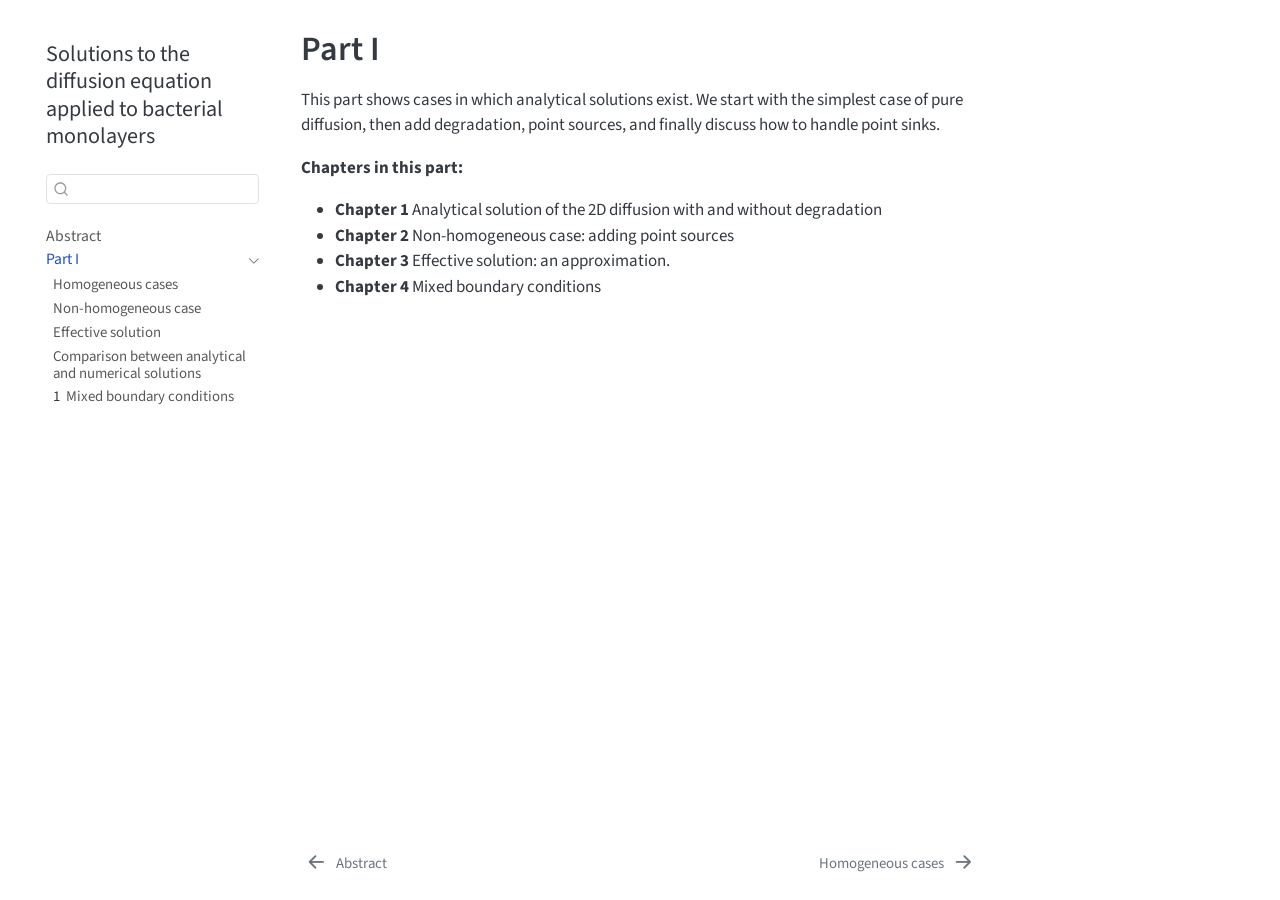
<file: docs/partII.html>
<!DOCTYPE html>
<html xmlns="http://www.w3.org/1999/xhtml" lang="en" xml:lang="en"><head>

<meta charset="utf-8">
<meta name="generator" content="quarto-1.8.25">

<meta name="viewport" content="width=device-width, initial-scale=1.0, user-scalable=yes">


<title>Part I – Solutions to the diffusion equation applied to bacterial monolayers</title>
<style>
code{white-space: pre-wrap;}
span.smallcaps{font-variant: small-caps;}
div.columns{display: flex; gap: min(4vw, 1.5em);}
div.column{flex: auto; overflow-x: auto;}
div.hanging-indent{margin-left: 1.5em; text-indent: -1.5em;}
ul.task-list{list-style: none;}
ul.task-list li input[type="checkbox"] {
  width: 0.8em;
  margin: 0 0.8em 0.2em -1em; /* quarto-specific, see https://github.com/quarto-dev/quarto-cli/issues/4556 */ 
  vertical-align: middle;
}
</style>


<script src="site_libs/quarto-nav/quarto-nav.js"></script>
<script src="site_libs/quarto-nav/headroom.min.js"></script>
<script src="site_libs/clipboard/clipboard.min.js"></script>
<script src="site_libs/quarto-search/autocomplete.umd.js"></script>
<script src="site_libs/quarto-search/fuse.min.js"></script>
<script src="site_libs/quarto-search/quarto-search.js"></script>
<meta name="quarto:offset" content="./">
<link href="./partII/diffusion.html" rel="next">
<link href="./index.html" rel="prev">
<script src="site_libs/quarto-html/quarto.js" type="module"></script>
<script src="site_libs/quarto-html/tabsets/tabsets.js" type="module"></script>
<script src="site_libs/quarto-html/axe/axe-check.js" type="module"></script>
<script src="site_libs/quarto-html/popper.min.js"></script>
<script src="site_libs/quarto-html/tippy.umd.min.js"></script>
<script src="site_libs/quarto-html/anchor.min.js"></script>
<link href="site_libs/quarto-html/tippy.css" rel="stylesheet">
<link href="site_libs/quarto-html/quarto-syntax-highlighting-7b89279ff1a6dce999919e0e67d4d9ec.css" rel="stylesheet" id="quarto-text-highlighting-styles">
<script src="site_libs/bootstrap/bootstrap.min.js"></script>
<link href="site_libs/bootstrap/bootstrap-icons.css" rel="stylesheet">
<link href="site_libs/bootstrap/bootstrap-8894590f4e905bb9429a808ac524e6f9.min.css" rel="stylesheet" append-hash="true" id="quarto-bootstrap" data-mode="light">
<script id="quarto-search-options" type="application/json">{
  "location": "sidebar",
  "copy-button": false,
  "collapse-after": 3,
  "panel-placement": "start",
  "type": "textbox",
  "limit": 50,
  "keyboard-shortcut": [
    "f",
    "/",
    "s"
  ],
  "show-item-context": false,
  "language": {
    "search-no-results-text": "No results",
    "search-matching-documents-text": "matching documents",
    "search-copy-link-title": "Copy link to search",
    "search-hide-matches-text": "Hide additional matches",
    "search-more-match-text": "more match in this document",
    "search-more-matches-text": "more matches in this document",
    "search-clear-button-title": "Clear",
    "search-text-placeholder": "",
    "search-detached-cancel-button-title": "Cancel",
    "search-submit-button-title": "Submit",
    "search-label": "Search"
  }
}</script>


<link rel="stylesheet" href="custom.css">
</head>

<body class="nav-sidebar floating quarto-light">

<div id="quarto-search-results"></div>
  <header id="quarto-header" class="headroom fixed-top">
  <nav class="quarto-secondary-nav">
    <div class="container-fluid d-flex">
      <button type="button" class="quarto-btn-toggle btn" data-bs-toggle="collapse" role="button" data-bs-target=".quarto-sidebar-collapse-item" aria-controls="quarto-sidebar" aria-expanded="false" aria-label="Toggle sidebar navigation" onclick="if (window.quartoToggleHeadroom) { window.quartoToggleHeadroom(); }">
        <i class="bi bi-layout-text-sidebar-reverse"></i>
      </button>
        <nav class="quarto-page-breadcrumbs" aria-label="breadcrumb"><ol class="breadcrumb"><li class="breadcrumb-item"><a href="./partII.html">Part I</a></li></ol></nav>
        <a class="flex-grow-1" role="navigation" data-bs-toggle="collapse" data-bs-target=".quarto-sidebar-collapse-item" aria-controls="quarto-sidebar" aria-expanded="false" aria-label="Toggle sidebar navigation" onclick="if (window.quartoToggleHeadroom) { window.quartoToggleHeadroom(); }">      
        </a>
      <button type="button" class="btn quarto-search-button" aria-label="Search" onclick="window.quartoOpenSearch();">
        <i class="bi bi-search"></i>
      </button>
    </div>
  </nav>
</header>
<!-- content -->
<div id="quarto-content" class="quarto-container page-columns page-rows-contents page-layout-article">
<!-- sidebar -->
  <nav id="quarto-sidebar" class="sidebar collapse collapse-horizontal quarto-sidebar-collapse-item sidebar-navigation floating overflow-auto">
    <div class="pt-lg-2 mt-2 text-left sidebar-header sidebar-header-stacked">
      <a href="./index.html" class="sidebar-logo-link">
      </a>
    <div class="sidebar-title mb-0 py-0">
      <a href="./">Solutions to the diffusion equation applied to bacterial monolayers</a> 
    </div>
      </div>
        <div class="mt-2 flex-shrink-0 align-items-center">
        <div class="sidebar-search">
        <div id="quarto-search" class="" title="Search"></div>
        </div>
        </div>
    <div class="sidebar-menu-container"> 
    <ul class="list-unstyled mt-1">
        <li class="sidebar-item">
  <div class="sidebar-item-container"> 
  <a href="./index.html" class="sidebar-item-text sidebar-link">
 <span class="menu-text">Abstract</span></a>
  </div>
</li>
        <li class="sidebar-item sidebar-item-section">
      <div class="sidebar-item-container"> 
            <a href="./partII.html" class="sidebar-item-text sidebar-link active">
 <span class="menu-text">Part I</span></a>
          <a class="sidebar-item-toggle text-start" data-bs-toggle="collapse" data-bs-target="#quarto-sidebar-section-1" role="navigation" aria-expanded="true" aria-label="Toggle section">
            <i class="bi bi-chevron-right ms-2"></i>
          </a> 
      </div>
      <ul id="quarto-sidebar-section-1" class="collapse list-unstyled sidebar-section depth1 show">  
          <li class="sidebar-item">
  <div class="sidebar-item-container"> 
  <a href="./partII/diffusion.html" class="sidebar-item-text sidebar-link">
 <span class="menu-text">Homogeneous cases</span></a>
  </div>
</li>
          <li class="sidebar-item">
  <div class="sidebar-item-container"> 
  <a href="./partII/nonHomogeneous.html" class="sidebar-item-text sidebar-link">
 <span class="menu-text">Non-homogeneous case</span></a>
  </div>
</li>
          <li class="sidebar-item">
  <div class="sidebar-item-container"> 
  <a href="./partII/effectiveSolution.html" class="sidebar-item-text sidebar-link">
 <span class="menu-text">Effective solution</span></a>
  </div>
</li>
          <li class="sidebar-item">
  <div class="sidebar-item-container"> 
  <a href="./partII/plots.html" class="sidebar-item-text sidebar-link">
 <span class="menu-text">Comparison between analytical and numerical solutions</span></a>
  </div>
</li>
          <li class="sidebar-item">
  <div class="sidebar-item-container"> 
  <a href="./partII/RobinBoundary.html" class="sidebar-item-text sidebar-link">
 <span class="menu-text"><span class="chapter-number">1</span>&nbsp; <span class="chapter-title">Mixed boundary conditions</span></span></a>
  </div>
</li>
      </ul>
  </li>
    </ul>
    </div>
</nav>
<div id="quarto-sidebar-glass" class="quarto-sidebar-collapse-item" data-bs-toggle="collapse" data-bs-target=".quarto-sidebar-collapse-item"></div>
<!-- margin-sidebar -->
    <div id="quarto-margin-sidebar" class="sidebar margin-sidebar zindex-bottom">
        
    </div>
<!-- main -->
<main class="content" id="quarto-document-content">

<header id="title-block-header" class="quarto-title-block default">
<div class="quarto-title">
<h1 class="title">Part I</h1>
</div>



<div class="quarto-title-meta">

    
  
    
  </div>
  


</header>


<p>This part shows cases in which analytical solutions exist. We start with the simplest case of pure diffusion, then add degradation, point sources, and finally discuss how to handle point sinks.</p>
<p><strong>Chapters in this part:</strong></p>
<ul>
<li><strong>Chapter 1</strong> Analytical solution of the 2D diffusion with and without degradation</li>
<li><strong>Chapter 2</strong> Non-homogeneous case: adding point sources</li>
<li><strong>Chapter 3</strong> Effective solution: an approximation.</li>
<li><strong>Chapter 4</strong> Mixed boundary conditions</li>
</ul>



</main> <!-- /main -->
<script id="quarto-html-after-body" type="application/javascript">
  window.document.addEventListener("DOMContentLoaded", function (event) {
    const icon = "";
    const anchorJS = new window.AnchorJS();
    anchorJS.options = {
      placement: 'right',
      icon: icon
    };
    anchorJS.add('.anchored');
    const isCodeAnnotation = (el) => {
      for (const clz of el.classList) {
        if (clz.startsWith('code-annotation-')) {                     
          return true;
        }
      }
      return false;
    }
    const onCopySuccess = function(e) {
      // button target
      const button = e.trigger;
      // don't keep focus
      button.blur();
      // flash "checked"
      button.classList.add('code-copy-button-checked');
      var currentTitle = button.getAttribute("title");
      button.setAttribute("title", "Copied!");
      let tooltip;
      if (window.bootstrap) {
        button.setAttribute("data-bs-toggle", "tooltip");
        button.setAttribute("data-bs-placement", "left");
        button.setAttribute("data-bs-title", "Copied!");
        tooltip = new bootstrap.Tooltip(button, 
          { trigger: "manual", 
            customClass: "code-copy-button-tooltip",
            offset: [0, -8]});
        tooltip.show();    
      }
      setTimeout(function() {
        if (tooltip) {
          tooltip.hide();
          button.removeAttribute("data-bs-title");
          button.removeAttribute("data-bs-toggle");
          button.removeAttribute("data-bs-placement");
        }
        button.setAttribute("title", currentTitle);
        button.classList.remove('code-copy-button-checked');
      }, 1000);
      // clear code selection
      e.clearSelection();
    }
    const getTextToCopy = function(trigger) {
      const outerScaffold = trigger.parentElement.cloneNode(true);
      const codeEl = outerScaffold.querySelector('code');
      for (const childEl of codeEl.children) {
        if (isCodeAnnotation(childEl)) {
          childEl.remove();
        }
      }
      return codeEl.innerText;
    }
    const clipboard = new window.ClipboardJS('.code-copy-button:not([data-in-quarto-modal])', {
      text: getTextToCopy
    });
    clipboard.on('success', onCopySuccess);
    if (window.document.getElementById('quarto-embedded-source-code-modal')) {
      const clipboardModal = new window.ClipboardJS('.code-copy-button[data-in-quarto-modal]', {
        text: getTextToCopy,
        container: window.document.getElementById('quarto-embedded-source-code-modal')
      });
      clipboardModal.on('success', onCopySuccess);
    }
      var localhostRegex = new RegExp(/^(?:http|https):\/\/localhost\:?[0-9]*\//);
      var mailtoRegex = new RegExp(/^mailto:/);
        var filterRegex = new RegExp('/' + window.location.host + '/');
      var isInternal = (href) => {
          return filterRegex.test(href) || localhostRegex.test(href) || mailtoRegex.test(href);
      }
      // Inspect non-navigation links and adorn them if external
     var links = window.document.querySelectorAll('a[href]:not(.nav-link):not(.navbar-brand):not(.toc-action):not(.sidebar-link):not(.sidebar-item-toggle):not(.pagination-link):not(.no-external):not([aria-hidden]):not(.dropdown-item):not(.quarto-navigation-tool):not(.about-link)');
      for (var i=0; i<links.length; i++) {
        const link = links[i];
        if (!isInternal(link.href)) {
          // undo the damage that might have been done by quarto-nav.js in the case of
          // links that we want to consider external
          if (link.dataset.originalHref !== undefined) {
            link.href = link.dataset.originalHref;
          }
        }
      }
    function tippyHover(el, contentFn, onTriggerFn, onUntriggerFn) {
      const config = {
        allowHTML: true,
        maxWidth: 500,
        delay: 100,
        arrow: false,
        appendTo: function(el) {
            return el.parentElement;
        },
        interactive: true,
        interactiveBorder: 10,
        theme: 'quarto',
        placement: 'bottom-start',
      };
      if (contentFn) {
        config.content = contentFn;
      }
      if (onTriggerFn) {
        config.onTrigger = onTriggerFn;
      }
      if (onUntriggerFn) {
        config.onUntrigger = onUntriggerFn;
      }
      window.tippy(el, config); 
    }
    const noterefs = window.document.querySelectorAll('a[role="doc-noteref"]');
    for (var i=0; i<noterefs.length; i++) {
      const ref = noterefs[i];
      tippyHover(ref, function() {
        // use id or data attribute instead here
        let href = ref.getAttribute('data-footnote-href') || ref.getAttribute('href');
        try { href = new URL(href).hash; } catch {}
        const id = href.replace(/^#\/?/, "");
        const note = window.document.getElementById(id);
        if (note) {
          return note.innerHTML;
        } else {
          return "";
        }
      });
    }
    const xrefs = window.document.querySelectorAll('a.quarto-xref');
    const processXRef = (id, note) => {
      // Strip column container classes
      const stripColumnClz = (el) => {
        el.classList.remove("page-full", "page-columns");
        if (el.children) {
          for (const child of el.children) {
            stripColumnClz(child);
          }
        }
      }
      stripColumnClz(note)
      if (id === null || id.startsWith('sec-')) {
        // Special case sections, only their first couple elements
        const container = document.createElement("div");
        if (note.children && note.children.length > 2) {
          container.appendChild(note.children[0].cloneNode(true));
          for (let i = 1; i < note.children.length; i++) {
            const child = note.children[i];
            if (child.tagName === "P" && child.innerText === "") {
              continue;
            } else {
              container.appendChild(child.cloneNode(true));
              break;
            }
          }
          if (window.Quarto?.typesetMath) {
            window.Quarto.typesetMath(container);
          }
          return container.innerHTML
        } else {
          if (window.Quarto?.typesetMath) {
            window.Quarto.typesetMath(note);
          }
          return note.innerHTML;
        }
      } else {
        // Remove any anchor links if they are present
        const anchorLink = note.querySelector('a.anchorjs-link');
        if (anchorLink) {
          anchorLink.remove();
        }
        if (window.Quarto?.typesetMath) {
          window.Quarto.typesetMath(note);
        }
        if (note.classList.contains("callout")) {
          return note.outerHTML;
        } else {
          return note.innerHTML;
        }
      }
    }
    for (var i=0; i<xrefs.length; i++) {
      const xref = xrefs[i];
      tippyHover(xref, undefined, function(instance) {
        instance.disable();
        let url = xref.getAttribute('href');
        let hash = undefined; 
        if (url.startsWith('#')) {
          hash = url;
        } else {
          try { hash = new URL(url).hash; } catch {}
        }
        if (hash) {
          const id = hash.replace(/^#\/?/, "");
          const note = window.document.getElementById(id);
          if (note !== null) {
            try {
              const html = processXRef(id, note.cloneNode(true));
              instance.setContent(html);
            } finally {
              instance.enable();
              instance.show();
            }
          } else {
            // See if we can fetch this
            fetch(url.split('#')[0])
            .then(res => res.text())
            .then(html => {
              const parser = new DOMParser();
              const htmlDoc = parser.parseFromString(html, "text/html");
              const note = htmlDoc.getElementById(id);
              if (note !== null) {
                const html = processXRef(id, note);
                instance.setContent(html);
              } 
            }).finally(() => {
              instance.enable();
              instance.show();
            });
          }
        } else {
          // See if we can fetch a full url (with no hash to target)
          // This is a special case and we should probably do some content thinning / targeting
          fetch(url)
          .then(res => res.text())
          .then(html => {
            const parser = new DOMParser();
            const htmlDoc = parser.parseFromString(html, "text/html");
            const note = htmlDoc.querySelector('main.content');
            if (note !== null) {
              // This should only happen for chapter cross references
              // (since there is no id in the URL)
              // remove the first header
              if (note.children.length > 0 && note.children[0].tagName === "HEADER") {
                note.children[0].remove();
              }
              const html = processXRef(null, note);
              instance.setContent(html);
            } 
          }).finally(() => {
            instance.enable();
            instance.show();
          });
        }
      }, function(instance) {
      });
    }
        let selectedAnnoteEl;
        const selectorForAnnotation = ( cell, annotation) => {
          let cellAttr = 'data-code-cell="' + cell + '"';
          let lineAttr = 'data-code-annotation="' +  annotation + '"';
          const selector = 'span[' + cellAttr + '][' + lineAttr + ']';
          return selector;
        }
        const selectCodeLines = (annoteEl) => {
          const doc = window.document;
          const targetCell = annoteEl.getAttribute("data-target-cell");
          const targetAnnotation = annoteEl.getAttribute("data-target-annotation");
          const annoteSpan = window.document.querySelector(selectorForAnnotation(targetCell, targetAnnotation));
          const lines = annoteSpan.getAttribute("data-code-lines").split(",");
          const lineIds = lines.map((line) => {
            return targetCell + "-" + line;
          })
          let top = null;
          let height = null;
          let parent = null;
          if (lineIds.length > 0) {
              //compute the position of the single el (top and bottom and make a div)
              const el = window.document.getElementById(lineIds[0]);
              top = el.offsetTop;
              height = el.offsetHeight;
              parent = el.parentElement.parentElement;
            if (lineIds.length > 1) {
              const lastEl = window.document.getElementById(lineIds[lineIds.length - 1]);
              const bottom = lastEl.offsetTop + lastEl.offsetHeight;
              height = bottom - top;
            }
            if (top !== null && height !== null && parent !== null) {
              // cook up a div (if necessary) and position it 
              let div = window.document.getElementById("code-annotation-line-highlight");
              if (div === null) {
                div = window.document.createElement("div");
                div.setAttribute("id", "code-annotation-line-highlight");
                div.style.position = 'absolute';
                parent.appendChild(div);
              }
              div.style.top = top - 2 + "px";
              div.style.height = height + 4 + "px";
              div.style.left = 0;
              let gutterDiv = window.document.getElementById("code-annotation-line-highlight-gutter");
              if (gutterDiv === null) {
                gutterDiv = window.document.createElement("div");
                gutterDiv.setAttribute("id", "code-annotation-line-highlight-gutter");
                gutterDiv.style.position = 'absolute';
                const codeCell = window.document.getElementById(targetCell);
                const gutter = codeCell.querySelector('.code-annotation-gutter');
                gutter.appendChild(gutterDiv);
              }
              gutterDiv.style.top = top - 2 + "px";
              gutterDiv.style.height = height + 4 + "px";
            }
            selectedAnnoteEl = annoteEl;
          }
        };
        const unselectCodeLines = () => {
          const elementsIds = ["code-annotation-line-highlight", "code-annotation-line-highlight-gutter"];
          elementsIds.forEach((elId) => {
            const div = window.document.getElementById(elId);
            if (div) {
              div.remove();
            }
          });
          selectedAnnoteEl = undefined;
        };
          // Handle positioning of the toggle
      window.addEventListener(
        "resize",
        throttle(() => {
          elRect = undefined;
          if (selectedAnnoteEl) {
            selectCodeLines(selectedAnnoteEl);
          }
        }, 10)
      );
      function throttle(fn, ms) {
      let throttle = false;
      let timer;
        return (...args) => {
          if(!throttle) { // first call gets through
              fn.apply(this, args);
              throttle = true;
          } else { // all the others get throttled
              if(timer) clearTimeout(timer); // cancel #2
              timer = setTimeout(() => {
                fn.apply(this, args);
                timer = throttle = false;
              }, ms);
          }
        };
      }
        // Attach click handler to the DT
        const annoteDls = window.document.querySelectorAll('dt[data-target-cell]');
        for (const annoteDlNode of annoteDls) {
          annoteDlNode.addEventListener('click', (event) => {
            const clickedEl = event.target;
            if (clickedEl !== selectedAnnoteEl) {
              unselectCodeLines();
              const activeEl = window.document.querySelector('dt[data-target-cell].code-annotation-active');
              if (activeEl) {
                activeEl.classList.remove('code-annotation-active');
              }
              selectCodeLines(clickedEl);
              clickedEl.classList.add('code-annotation-active');
            } else {
              // Unselect the line
              unselectCodeLines();
              clickedEl.classList.remove('code-annotation-active');
            }
          });
        }
    const findCites = (el) => {
      const parentEl = el.parentElement;
      if (parentEl) {
        const cites = parentEl.dataset.cites;
        if (cites) {
          return {
            el,
            cites: cites.split(' ')
          };
        } else {
          return findCites(el.parentElement)
        }
      } else {
        return undefined;
      }
    };
    var bibliorefs = window.document.querySelectorAll('a[role="doc-biblioref"]');
    for (var i=0; i<bibliorefs.length; i++) {
      const ref = bibliorefs[i];
      const citeInfo = findCites(ref);
      if (citeInfo) {
        tippyHover(citeInfo.el, function() {
          var popup = window.document.createElement('div');
          citeInfo.cites.forEach(function(cite) {
            var citeDiv = window.document.createElement('div');
            citeDiv.classList.add('hanging-indent');
            citeDiv.classList.add('csl-entry');
            var biblioDiv = window.document.getElementById('ref-' + cite);
            if (biblioDiv) {
              citeDiv.innerHTML = biblioDiv.innerHTML;
            }
            popup.appendChild(citeDiv);
          });
          return popup.innerHTML;
        });
      }
    }
  });
  </script>
<nav class="page-navigation">
  <div class="nav-page nav-page-previous">
      <a href="./index.html" class="pagination-link" aria-label="Abstract">
        <i class="bi bi-arrow-left-short"></i> <span class="nav-page-text">Abstract</span>
      </a>          
  </div>
  <div class="nav-page nav-page-next">
      <a href="./partII/diffusion.html" class="pagination-link" aria-label="Homogeneous cases">
        <span class="nav-page-text">Homogeneous cases</span> <i class="bi bi-arrow-right-short"></i>
      </a>
  </div>
</nav>
</div> <!-- /content -->




</body></html>
</file>
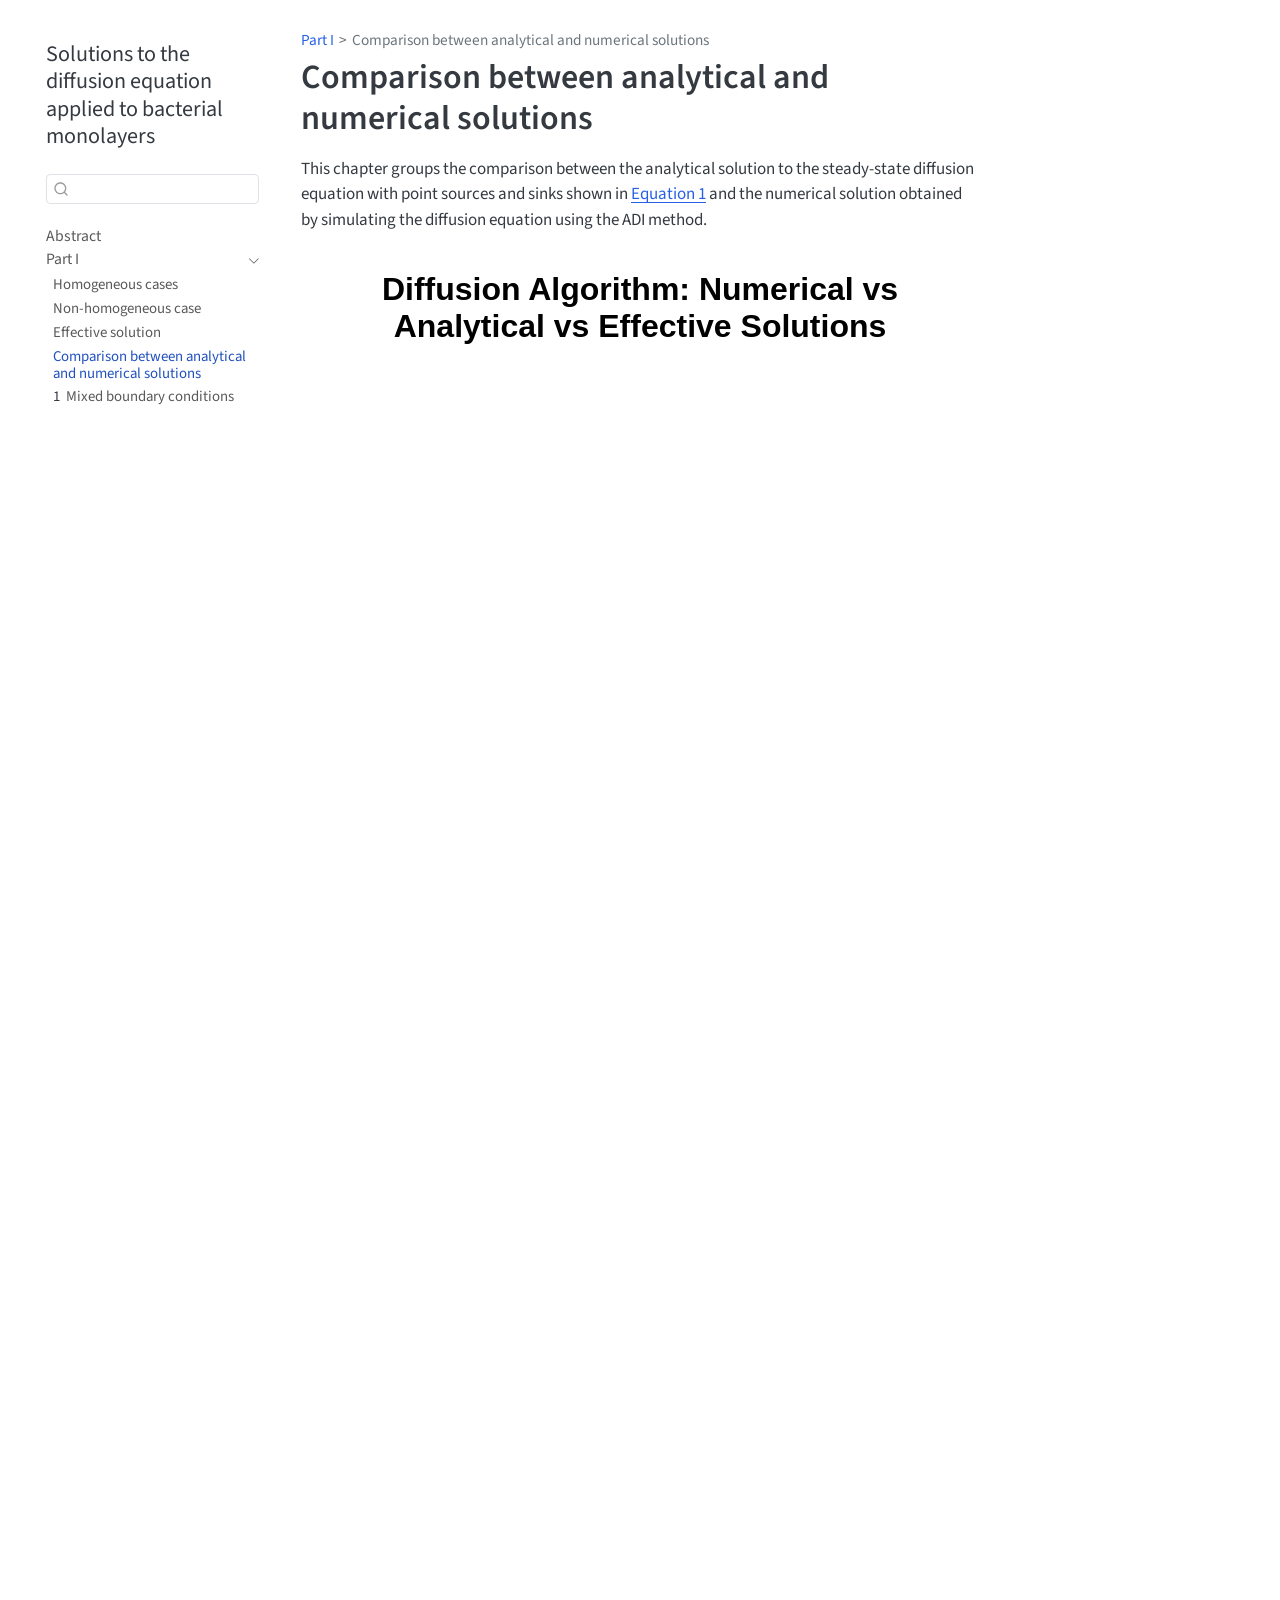
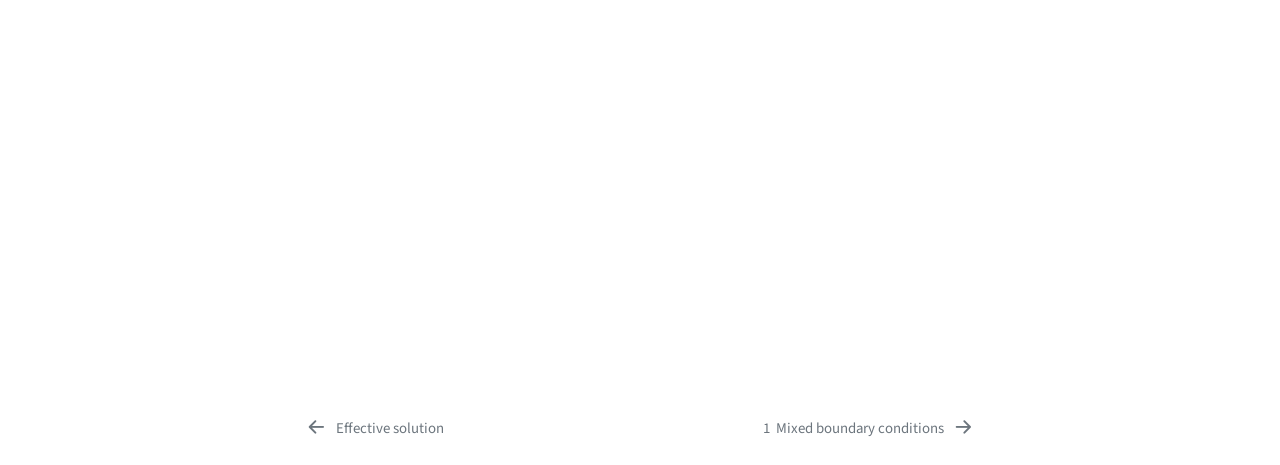
<file: docs/partII/plots.html>
<!DOCTYPE html>
<html xmlns="http://www.w3.org/1999/xhtml" lang="en" xml:lang="en"><head>

<meta charset="utf-8">
<meta name="generator" content="quarto-1.8.25">

<meta name="viewport" content="width=device-width, initial-scale=1.0, user-scalable=yes">


<title>Comparison between analytical and numerical solutions – Solutions to the diffusion equation applied to bacterial monolayers</title>
<style>
code{white-space: pre-wrap;}
span.smallcaps{font-variant: small-caps;}
div.columns{display: flex; gap: min(4vw, 1.5em);}
div.column{flex: auto; overflow-x: auto;}
div.hanging-indent{margin-left: 1.5em; text-indent: -1.5em;}
ul.task-list{list-style: none;}
ul.task-list li input[type="checkbox"] {
  width: 0.8em;
  margin: 0 0.8em 0.2em -1em; /* quarto-specific, see https://github.com/quarto-dev/quarto-cli/issues/4556 */ 
  vertical-align: middle;
}
</style>


<script src="../site_libs/quarto-nav/quarto-nav.js"></script>
<script src="../site_libs/quarto-nav/headroom.min.js"></script>
<script src="../site_libs/clipboard/clipboard.min.js"></script>
<script src="../site_libs/quarto-search/autocomplete.umd.js"></script>
<script src="../site_libs/quarto-search/fuse.min.js"></script>
<script src="../site_libs/quarto-search/quarto-search.js"></script>
<meta name="quarto:offset" content="../">
<link href="../partII/RobinBoundary.html" rel="next">
<link href="../partII/effectiveSolution.html" rel="prev">
<script src="../site_libs/quarto-html/quarto.js" type="module"></script>
<script src="../site_libs/quarto-html/tabsets/tabsets.js" type="module"></script>
<script src="../site_libs/quarto-html/axe/axe-check.js" type="module"></script>
<script src="../site_libs/quarto-html/popper.min.js"></script>
<script src="../site_libs/quarto-html/tippy.umd.min.js"></script>
<script src="../site_libs/quarto-html/anchor.min.js"></script>
<link href="../site_libs/quarto-html/tippy.css" rel="stylesheet">
<link href="../site_libs/quarto-html/quarto-syntax-highlighting-7b89279ff1a6dce999919e0e67d4d9ec.css" rel="stylesheet" id="quarto-text-highlighting-styles">
<script src="../site_libs/bootstrap/bootstrap.min.js"></script>
<link href="../site_libs/bootstrap/bootstrap-icons.css" rel="stylesheet">
<link href="../site_libs/bootstrap/bootstrap-8894590f4e905bb9429a808ac524e6f9.min.css" rel="stylesheet" append-hash="true" id="quarto-bootstrap" data-mode="light">
<script id="quarto-search-options" type="application/json">{
  "location": "sidebar",
  "copy-button": false,
  "collapse-after": 3,
  "panel-placement": "start",
  "type": "textbox",
  "limit": 50,
  "keyboard-shortcut": [
    "f",
    "/",
    "s"
  ],
  "show-item-context": false,
  "language": {
    "search-no-results-text": "No results",
    "search-matching-documents-text": "matching documents",
    "search-copy-link-title": "Copy link to search",
    "search-hide-matches-text": "Hide additional matches",
    "search-more-match-text": "more match in this document",
    "search-more-matches-text": "more matches in this document",
    "search-clear-button-title": "Clear",
    "search-text-placeholder": "",
    "search-detached-cancel-button-title": "Cancel",
    "search-submit-button-title": "Submit",
    "search-label": "Search"
  }
}</script>


<link rel="stylesheet" href="../custom.css">
</head>

<body class="nav-sidebar floating quarto-light">

<div id="quarto-search-results"></div>
  <header id="quarto-header" class="headroom fixed-top">
  <nav class="quarto-secondary-nav">
    <div class="container-fluid d-flex">
      <button type="button" class="quarto-btn-toggle btn" data-bs-toggle="collapse" role="button" data-bs-target=".quarto-sidebar-collapse-item" aria-controls="quarto-sidebar" aria-expanded="false" aria-label="Toggle sidebar navigation" onclick="if (window.quartoToggleHeadroom) { window.quartoToggleHeadroom(); }">
        <i class="bi bi-layout-text-sidebar-reverse"></i>
      </button>
        <nav class="quarto-page-breadcrumbs" aria-label="breadcrumb"><ol class="breadcrumb"><li class="breadcrumb-item"><a href="../partII.html">Part I</a></li><li class="breadcrumb-item"><a href="../partII/plots.html">Comparison between analytical and numerical solutions</a></li></ol></nav>
        <a class="flex-grow-1" role="navigation" data-bs-toggle="collapse" data-bs-target=".quarto-sidebar-collapse-item" aria-controls="quarto-sidebar" aria-expanded="false" aria-label="Toggle sidebar navigation" onclick="if (window.quartoToggleHeadroom) { window.quartoToggleHeadroom(); }">      
        </a>
      <button type="button" class="btn quarto-search-button" aria-label="Search" onclick="window.quartoOpenSearch();">
        <i class="bi bi-search"></i>
      </button>
    </div>
  </nav>
</header>
<!-- content -->
<div id="quarto-content" class="quarto-container page-columns page-rows-contents page-layout-article">
<!-- sidebar -->
  <nav id="quarto-sidebar" class="sidebar collapse collapse-horizontal quarto-sidebar-collapse-item sidebar-navigation floating overflow-auto">
    <div class="pt-lg-2 mt-2 text-left sidebar-header sidebar-header-stacked">
      <a href="../index.html" class="sidebar-logo-link">
      </a>
    <div class="sidebar-title mb-0 py-0">
      <a href="../">Solutions to the diffusion equation applied to bacterial monolayers</a> 
    </div>
      </div>
        <div class="mt-2 flex-shrink-0 align-items-center">
        <div class="sidebar-search">
        <div id="quarto-search" class="" title="Search"></div>
        </div>
        </div>
    <div class="sidebar-menu-container"> 
    <ul class="list-unstyled mt-1">
        <li class="sidebar-item">
  <div class="sidebar-item-container"> 
  <a href="../index.html" class="sidebar-item-text sidebar-link">
 <span class="menu-text">Abstract</span></a>
  </div>
</li>
        <li class="sidebar-item sidebar-item-section">
      <div class="sidebar-item-container"> 
            <a href="../partII.html" class="sidebar-item-text sidebar-link">
 <span class="menu-text">Part I</span></a>
          <a class="sidebar-item-toggle text-start" data-bs-toggle="collapse" data-bs-target="#quarto-sidebar-section-1" role="navigation" aria-expanded="true" aria-label="Toggle section">
            <i class="bi bi-chevron-right ms-2"></i>
          </a> 
      </div>
      <ul id="quarto-sidebar-section-1" class="collapse list-unstyled sidebar-section depth1 show">  
          <li class="sidebar-item">
  <div class="sidebar-item-container"> 
  <a href="../partII/diffusion.html" class="sidebar-item-text sidebar-link">
 <span class="menu-text">Homogeneous cases</span></a>
  </div>
</li>
          <li class="sidebar-item">
  <div class="sidebar-item-container"> 
  <a href="../partII/nonHomogeneous.html" class="sidebar-item-text sidebar-link">
 <span class="menu-text">Non-homogeneous case</span></a>
  </div>
</li>
          <li class="sidebar-item">
  <div class="sidebar-item-container"> 
  <a href="../partII/effectiveSolution.html" class="sidebar-item-text sidebar-link">
 <span class="menu-text">Effective solution</span></a>
  </div>
</li>
          <li class="sidebar-item">
  <div class="sidebar-item-container"> 
  <a href="../partII/plots.html" class="sidebar-item-text sidebar-link active">
 <span class="menu-text">Comparison between analytical and numerical solutions</span></a>
  </div>
</li>
          <li class="sidebar-item">
  <div class="sidebar-item-container"> 
  <a href="../partII/RobinBoundary.html" class="sidebar-item-text sidebar-link">
 <span class="menu-text"><span class="chapter-number">1</span>&nbsp; <span class="chapter-title">Mixed boundary conditions</span></span></a>
  </div>
</li>
      </ul>
  </li>
    </ul>
    </div>
</nav>
<div id="quarto-sidebar-glass" class="quarto-sidebar-collapse-item" data-bs-toggle="collapse" data-bs-target=".quarto-sidebar-collapse-item"></div>
<!-- margin-sidebar -->
    <div id="quarto-margin-sidebar" class="sidebar margin-sidebar zindex-bottom">
        
    </div>
<!-- main -->
<main class="content" id="quarto-document-content">

<header id="title-block-header" class="quarto-title-block default"><nav class="quarto-page-breadcrumbs quarto-title-breadcrumbs d-none d-lg-block" aria-label="breadcrumb"><ol class="breadcrumb"><li class="breadcrumb-item"><a href="../partII.html">Part I</a></li><li class="breadcrumb-item"><a href="../partII/plots.html">Comparison between analytical and numerical solutions</a></li></ol></nav>
<div class="quarto-title">
<h1 class="title"><span id="sec-comparison-analytical-numerical" class="quarto-section-identifier">Comparison between analytical and numerical solutions</span></h1>
</div>



<div class="quarto-title-meta">

    
  
    
  </div>
  


</header>


<p>This chapter groups the comparison between the analytical solution to the steady-state diffusion equation with point sources and sinks shown in <a href="nonHomogeneous.html#eq-29" class="quarto-xref">Equation&nbsp;<span>1</span></a> and the numerical solution obtained by simulating the diffusion equation using the ADI method.</p>
<iframe src="plots/index.html" style="width: 100%; height: 1700px; border: none;" loading="lazy" title="Diffusion comparison plots">
</iframe>



</main> <!-- /main -->
<script id="quarto-html-after-body" type="application/javascript">
  window.document.addEventListener("DOMContentLoaded", function (event) {
    const icon = "";
    const anchorJS = new window.AnchorJS();
    anchorJS.options = {
      placement: 'right',
      icon: icon
    };
    anchorJS.add('.anchored');
    const isCodeAnnotation = (el) => {
      for (const clz of el.classList) {
        if (clz.startsWith('code-annotation-')) {                     
          return true;
        }
      }
      return false;
    }
    const onCopySuccess = function(e) {
      // button target
      const button = e.trigger;
      // don't keep focus
      button.blur();
      // flash "checked"
      button.classList.add('code-copy-button-checked');
      var currentTitle = button.getAttribute("title");
      button.setAttribute("title", "Copied!");
      let tooltip;
      if (window.bootstrap) {
        button.setAttribute("data-bs-toggle", "tooltip");
        button.setAttribute("data-bs-placement", "left");
        button.setAttribute("data-bs-title", "Copied!");
        tooltip = new bootstrap.Tooltip(button, 
          { trigger: "manual", 
            customClass: "code-copy-button-tooltip",
            offset: [0, -8]});
        tooltip.show();    
      }
      setTimeout(function() {
        if (tooltip) {
          tooltip.hide();
          button.removeAttribute("data-bs-title");
          button.removeAttribute("data-bs-toggle");
          button.removeAttribute("data-bs-placement");
        }
        button.setAttribute("title", currentTitle);
        button.classList.remove('code-copy-button-checked');
      }, 1000);
      // clear code selection
      e.clearSelection();
    }
    const getTextToCopy = function(trigger) {
      const outerScaffold = trigger.parentElement.cloneNode(true);
      const codeEl = outerScaffold.querySelector('code');
      for (const childEl of codeEl.children) {
        if (isCodeAnnotation(childEl)) {
          childEl.remove();
        }
      }
      return codeEl.innerText;
    }
    const clipboard = new window.ClipboardJS('.code-copy-button:not([data-in-quarto-modal])', {
      text: getTextToCopy
    });
    clipboard.on('success', onCopySuccess);
    if (window.document.getElementById('quarto-embedded-source-code-modal')) {
      const clipboardModal = new window.ClipboardJS('.code-copy-button[data-in-quarto-modal]', {
        text: getTextToCopy,
        container: window.document.getElementById('quarto-embedded-source-code-modal')
      });
      clipboardModal.on('success', onCopySuccess);
    }
      var localhostRegex = new RegExp(/^(?:http|https):\/\/localhost\:?[0-9]*\//);
      var mailtoRegex = new RegExp(/^mailto:/);
        var filterRegex = new RegExp('/' + window.location.host + '/');
      var isInternal = (href) => {
          return filterRegex.test(href) || localhostRegex.test(href) || mailtoRegex.test(href);
      }
      // Inspect non-navigation links and adorn them if external
     var links = window.document.querySelectorAll('a[href]:not(.nav-link):not(.navbar-brand):not(.toc-action):not(.sidebar-link):not(.sidebar-item-toggle):not(.pagination-link):not(.no-external):not([aria-hidden]):not(.dropdown-item):not(.quarto-navigation-tool):not(.about-link)');
      for (var i=0; i<links.length; i++) {
        const link = links[i];
        if (!isInternal(link.href)) {
          // undo the damage that might have been done by quarto-nav.js in the case of
          // links that we want to consider external
          if (link.dataset.originalHref !== undefined) {
            link.href = link.dataset.originalHref;
          }
        }
      }
    function tippyHover(el, contentFn, onTriggerFn, onUntriggerFn) {
      const config = {
        allowHTML: true,
        maxWidth: 500,
        delay: 100,
        arrow: false,
        appendTo: function(el) {
            return el.parentElement;
        },
        interactive: true,
        interactiveBorder: 10,
        theme: 'quarto',
        placement: 'bottom-start',
      };
      if (contentFn) {
        config.content = contentFn;
      }
      if (onTriggerFn) {
        config.onTrigger = onTriggerFn;
      }
      if (onUntriggerFn) {
        config.onUntrigger = onUntriggerFn;
      }
      window.tippy(el, config); 
    }
    const noterefs = window.document.querySelectorAll('a[role="doc-noteref"]');
    for (var i=0; i<noterefs.length; i++) {
      const ref = noterefs[i];
      tippyHover(ref, function() {
        // use id or data attribute instead here
        let href = ref.getAttribute('data-footnote-href') || ref.getAttribute('href');
        try { href = new URL(href).hash; } catch {}
        const id = href.replace(/^#\/?/, "");
        const note = window.document.getElementById(id);
        if (note) {
          return note.innerHTML;
        } else {
          return "";
        }
      });
    }
    const xrefs = window.document.querySelectorAll('a.quarto-xref');
    const processXRef = (id, note) => {
      // Strip column container classes
      const stripColumnClz = (el) => {
        el.classList.remove("page-full", "page-columns");
        if (el.children) {
          for (const child of el.children) {
            stripColumnClz(child);
          }
        }
      }
      stripColumnClz(note)
      if (id === null || id.startsWith('sec-')) {
        // Special case sections, only their first couple elements
        const container = document.createElement("div");
        if (note.children && note.children.length > 2) {
          container.appendChild(note.children[0].cloneNode(true));
          for (let i = 1; i < note.children.length; i++) {
            const child = note.children[i];
            if (child.tagName === "P" && child.innerText === "") {
              continue;
            } else {
              container.appendChild(child.cloneNode(true));
              break;
            }
          }
          if (window.Quarto?.typesetMath) {
            window.Quarto.typesetMath(container);
          }
          return container.innerHTML
        } else {
          if (window.Quarto?.typesetMath) {
            window.Quarto.typesetMath(note);
          }
          return note.innerHTML;
        }
      } else {
        // Remove any anchor links if they are present
        const anchorLink = note.querySelector('a.anchorjs-link');
        if (anchorLink) {
          anchorLink.remove();
        }
        if (window.Quarto?.typesetMath) {
          window.Quarto.typesetMath(note);
        }
        if (note.classList.contains("callout")) {
          return note.outerHTML;
        } else {
          return note.innerHTML;
        }
      }
    }
    for (var i=0; i<xrefs.length; i++) {
      const xref = xrefs[i];
      tippyHover(xref, undefined, function(instance) {
        instance.disable();
        let url = xref.getAttribute('href');
        let hash = undefined; 
        if (url.startsWith('#')) {
          hash = url;
        } else {
          try { hash = new URL(url).hash; } catch {}
        }
        if (hash) {
          const id = hash.replace(/^#\/?/, "");
          const note = window.document.getElementById(id);
          if (note !== null) {
            try {
              const html = processXRef(id, note.cloneNode(true));
              instance.setContent(html);
            } finally {
              instance.enable();
              instance.show();
            }
          } else {
            // See if we can fetch this
            fetch(url.split('#')[0])
            .then(res => res.text())
            .then(html => {
              const parser = new DOMParser();
              const htmlDoc = parser.parseFromString(html, "text/html");
              const note = htmlDoc.getElementById(id);
              if (note !== null) {
                const html = processXRef(id, note);
                instance.setContent(html);
              } 
            }).finally(() => {
              instance.enable();
              instance.show();
            });
          }
        } else {
          // See if we can fetch a full url (with no hash to target)
          // This is a special case and we should probably do some content thinning / targeting
          fetch(url)
          .then(res => res.text())
          .then(html => {
            const parser = new DOMParser();
            const htmlDoc = parser.parseFromString(html, "text/html");
            const note = htmlDoc.querySelector('main.content');
            if (note !== null) {
              // This should only happen for chapter cross references
              // (since there is no id in the URL)
              // remove the first header
              if (note.children.length > 0 && note.children[0].tagName === "HEADER") {
                note.children[0].remove();
              }
              const html = processXRef(null, note);
              instance.setContent(html);
            } 
          }).finally(() => {
            instance.enable();
            instance.show();
          });
        }
      }, function(instance) {
      });
    }
        let selectedAnnoteEl;
        const selectorForAnnotation = ( cell, annotation) => {
          let cellAttr = 'data-code-cell="' + cell + '"';
          let lineAttr = 'data-code-annotation="' +  annotation + '"';
          const selector = 'span[' + cellAttr + '][' + lineAttr + ']';
          return selector;
        }
        const selectCodeLines = (annoteEl) => {
          const doc = window.document;
          const targetCell = annoteEl.getAttribute("data-target-cell");
          const targetAnnotation = annoteEl.getAttribute("data-target-annotation");
          const annoteSpan = window.document.querySelector(selectorForAnnotation(targetCell, targetAnnotation));
          const lines = annoteSpan.getAttribute("data-code-lines").split(",");
          const lineIds = lines.map((line) => {
            return targetCell + "-" + line;
          })
          let top = null;
          let height = null;
          let parent = null;
          if (lineIds.length > 0) {
              //compute the position of the single el (top and bottom and make a div)
              const el = window.document.getElementById(lineIds[0]);
              top = el.offsetTop;
              height = el.offsetHeight;
              parent = el.parentElement.parentElement;
            if (lineIds.length > 1) {
              const lastEl = window.document.getElementById(lineIds[lineIds.length - 1]);
              const bottom = lastEl.offsetTop + lastEl.offsetHeight;
              height = bottom - top;
            }
            if (top !== null && height !== null && parent !== null) {
              // cook up a div (if necessary) and position it 
              let div = window.document.getElementById("code-annotation-line-highlight");
              if (div === null) {
                div = window.document.createElement("div");
                div.setAttribute("id", "code-annotation-line-highlight");
                div.style.position = 'absolute';
                parent.appendChild(div);
              }
              div.style.top = top - 2 + "px";
              div.style.height = height + 4 + "px";
              div.style.left = 0;
              let gutterDiv = window.document.getElementById("code-annotation-line-highlight-gutter");
              if (gutterDiv === null) {
                gutterDiv = window.document.createElement("div");
                gutterDiv.setAttribute("id", "code-annotation-line-highlight-gutter");
                gutterDiv.style.position = 'absolute';
                const codeCell = window.document.getElementById(targetCell);
                const gutter = codeCell.querySelector('.code-annotation-gutter');
                gutter.appendChild(gutterDiv);
              }
              gutterDiv.style.top = top - 2 + "px";
              gutterDiv.style.height = height + 4 + "px";
            }
            selectedAnnoteEl = annoteEl;
          }
        };
        const unselectCodeLines = () => {
          const elementsIds = ["code-annotation-line-highlight", "code-annotation-line-highlight-gutter"];
          elementsIds.forEach((elId) => {
            const div = window.document.getElementById(elId);
            if (div) {
              div.remove();
            }
          });
          selectedAnnoteEl = undefined;
        };
          // Handle positioning of the toggle
      window.addEventListener(
        "resize",
        throttle(() => {
          elRect = undefined;
          if (selectedAnnoteEl) {
            selectCodeLines(selectedAnnoteEl);
          }
        }, 10)
      );
      function throttle(fn, ms) {
      let throttle = false;
      let timer;
        return (...args) => {
          if(!throttle) { // first call gets through
              fn.apply(this, args);
              throttle = true;
          } else { // all the others get throttled
              if(timer) clearTimeout(timer); // cancel #2
              timer = setTimeout(() => {
                fn.apply(this, args);
                timer = throttle = false;
              }, ms);
          }
        };
      }
        // Attach click handler to the DT
        const annoteDls = window.document.querySelectorAll('dt[data-target-cell]');
        for (const annoteDlNode of annoteDls) {
          annoteDlNode.addEventListener('click', (event) => {
            const clickedEl = event.target;
            if (clickedEl !== selectedAnnoteEl) {
              unselectCodeLines();
              const activeEl = window.document.querySelector('dt[data-target-cell].code-annotation-active');
              if (activeEl) {
                activeEl.classList.remove('code-annotation-active');
              }
              selectCodeLines(clickedEl);
              clickedEl.classList.add('code-annotation-active');
            } else {
              // Unselect the line
              unselectCodeLines();
              clickedEl.classList.remove('code-annotation-active');
            }
          });
        }
    const findCites = (el) => {
      const parentEl = el.parentElement;
      if (parentEl) {
        const cites = parentEl.dataset.cites;
        if (cites) {
          return {
            el,
            cites: cites.split(' ')
          };
        } else {
          return findCites(el.parentElement)
        }
      } else {
        return undefined;
      }
    };
    var bibliorefs = window.document.querySelectorAll('a[role="doc-biblioref"]');
    for (var i=0; i<bibliorefs.length; i++) {
      const ref = bibliorefs[i];
      const citeInfo = findCites(ref);
      if (citeInfo) {
        tippyHover(citeInfo.el, function() {
          var popup = window.document.createElement('div');
          citeInfo.cites.forEach(function(cite) {
            var citeDiv = window.document.createElement('div');
            citeDiv.classList.add('hanging-indent');
            citeDiv.classList.add('csl-entry');
            var biblioDiv = window.document.getElementById('ref-' + cite);
            if (biblioDiv) {
              citeDiv.innerHTML = biblioDiv.innerHTML;
            }
            popup.appendChild(citeDiv);
          });
          return popup.innerHTML;
        });
      }
    }
  });
  </script>
<nav class="page-navigation">
  <div class="nav-page nav-page-previous">
      <a href="../partII/effectiveSolution.html" class="pagination-link" aria-label="Effective solution">
        <i class="bi bi-arrow-left-short"></i> <span class="nav-page-text">Effective solution</span>
      </a>          
  </div>
  <div class="nav-page nav-page-next">
      <a href="../partII/RobinBoundary.html" class="pagination-link" aria-label="Mixed boundary conditions">
        <span class="nav-page-text"><span class="chapter-number">1</span>&nbsp; <span class="chapter-title">Mixed boundary conditions</span></span> <i class="bi bi-arrow-right-short"></i>
      </a>
  </div>
</nav>
</div> <!-- /content -->




</body></html>
</file>
<file: _book/site_libs/quarto-html/tippy.css>
.tippy-box[data-animation=fade][data-state=hidden]{opacity:0}[data-tippy-root]{max-width:calc(100vw - 10px)}.tippy-box{position:relative;background-color:#333;color:#fff;border-radius:4px;font-size:14px;line-height:1.4;white-space:normal;outline:0;transition-property:transform,visibility,opacity}.tippy-box[data-placement^=top]>.tippy-arrow{bottom:0}.tippy-box[data-placement^=top]>.tippy-arrow:before{bottom:-7px;left:0;border-width:8px 8px 0;border-top-color:initial;transform-origin:center top}.tippy-box[data-placement^=bottom]>.tippy-arrow{top:0}.tippy-box[data-placement^=bottom]>.tippy-arrow:before{top:-7px;left:0;border-width:0 8px 8px;border-bottom-color:initial;transform-origin:center bottom}.tippy-box[data-placement^=left]>.tippy-arrow{right:0}.tippy-box[data-placement^=left]>.tippy-arrow:before{border-width:8px 0 8px 8px;border-left-color:initial;right:-7px;transform-origin:center left}.tippy-box[data-placement^=right]>.tippy-arrow{left:0}.tippy-box[data-placement^=right]>.tippy-arrow:before{left:-7px;border-width:8px 8px 8px 0;border-right-color:initial;transform-origin:center right}.tippy-box[data-inertia][data-state=visible]{transition-timing-function:cubic-bezier(.54,1.5,.38,1.11)}.tippy-arrow{width:16px;height:16px;color:#333}.tippy-arrow:before{content:"";position:absolute;border-color:transparent;border-style:solid}.tippy-content{position:relative;padding:5px 9px;z-index:1}
</file>
<file: _book/site_libs/quarto-html/quarto-syntax-highlighting-7b89279ff1a6dce999919e0e67d4d9ec.css>
/* quarto syntax highlight colors */
:root {
  --quarto-hl-ot-color: #003B4F;
  --quarto-hl-at-color: #657422;
  --quarto-hl-ss-color: #20794D;
  --quarto-hl-an-color: #5E5E5E;
  --quarto-hl-fu-color: #4758AB;
  --quarto-hl-st-color: #20794D;
  --quarto-hl-cf-color: #003B4F;
  --quarto-hl-op-color: #5E5E5E;
  --quarto-hl-er-color: #AD0000;
  --quarto-hl-bn-color: #AD0000;
  --quarto-hl-al-color: #AD0000;
  --quarto-hl-va-color: #111111;
  --quarto-hl-bu-color: inherit;
  --quarto-hl-ex-color: inherit;
  --quarto-hl-pp-color: #AD0000;
  --quarto-hl-in-color: #5E5E5E;
  --quarto-hl-vs-color: #20794D;
  --quarto-hl-wa-color: #5E5E5E;
  --quarto-hl-do-color: #5E5E5E;
  --quarto-hl-im-color: #00769E;
  --quarto-hl-ch-color: #20794D;
  --quarto-hl-dt-color: #AD0000;
  --quarto-hl-fl-color: #AD0000;
  --quarto-hl-co-color: #5E5E5E;
  --quarto-hl-cv-color: #5E5E5E;
  --quarto-hl-cn-color: #8f5902;
  --quarto-hl-sc-color: #5E5E5E;
  --quarto-hl-dv-color: #AD0000;
  --quarto-hl-kw-color: #003B4F;
}

/* other quarto variables */
:root {
  --quarto-font-monospace: SFMono-Regular, Menlo, Monaco, Consolas, "Liberation Mono", "Courier New", monospace;
}

/* syntax highlight based on Pandoc's rules */
pre > code.sourceCode > span {
  color: #003B4F;
}

code.sourceCode > span {
  color: #003B4F;
}

div.sourceCode,
div.sourceCode pre.sourceCode {
  color: #003B4F;
}

/* Normal */
code span {
  color: #003B4F;
}

/* Alert */
code span.al {
  color: #AD0000;
  font-style: inherit;
}

/* Annotation */
code span.an {
  color: #5E5E5E;
  font-style: inherit;
}

/* Attribute */
code span.at {
  color: #657422;
  font-style: inherit;
}

/* BaseN */
code span.bn {
  color: #AD0000;
  font-style: inherit;
}

/* BuiltIn */
code span.bu {
  font-style: inherit;
}

/* ControlFlow */
code span.cf {
  color: #003B4F;
  font-weight: bold;
  font-style: inherit;
}

/* Char */
code span.ch {
  color: #20794D;
  font-style: inherit;
}

/* Constant */
code span.cn {
  color: #8f5902;
  font-style: inherit;
}

/* Comment */
code span.co {
  color: #5E5E5E;
  font-style: inherit;
}

/* CommentVar */
code span.cv {
  color: #5E5E5E;
  font-style: italic;
}

/* Documentation */
code span.do {
  color: #5E5E5E;
  font-style: italic;
}

/* DataType */
code span.dt {
  color: #AD0000;
  font-style: inherit;
}

/* DecVal */
code span.dv {
  color: #AD0000;
  font-style: inherit;
}

/* Error */
code span.er {
  color: #AD0000;
  font-style: inherit;
}

/* Extension */
code span.ex {
  font-style: inherit;
}

/* Float */
code span.fl {
  color: #AD0000;
  font-style: inherit;
}

/* Function */
code span.fu {
  color: #4758AB;
  font-style: inherit;
}

/* Import */
code span.im {
  color: #00769E;
  font-style: inherit;
}

/* Information */
code span.in {
  color: #5E5E5E;
  font-style: inherit;
}

/* Keyword */
code span.kw {
  color: #003B4F;
  font-weight: bold;
  font-style: inherit;
}

/* Operator */
code span.op {
  color: #5E5E5E;
  font-style: inherit;
}

/* Other */
code span.ot {
  color: #003B4F;
  font-style: inherit;
}

/* Preprocessor */
code span.pp {
  color: #AD0000;
  font-style: inherit;
}

/* SpecialChar */
code span.sc {
  color: #5E5E5E;
  font-style: inherit;
}

/* SpecialString */
code span.ss {
  color: #20794D;
  font-style: inherit;
}

/* String */
code span.st {
  color: #20794D;
  font-style: inherit;
}

/* Variable */
code span.va {
  color: #111111;
  font-style: inherit;
}

/* VerbatimString */
code span.vs {
  color: #20794D;
  font-style: inherit;
}

/* Warning */
code span.wa {
  color: #5E5E5E;
  font-style: italic;
}

.prevent-inlining {
  content: "</";
}

/*# sourceMappingURL=3944bc705cfaf4c80e56f77c5205168a.css.map */
</file>
<file: docs/site_libs/quarto-html/tippy.css>
.tippy-box[data-animation=fade][data-state=hidden]{opacity:0}[data-tippy-root]{max-width:calc(100vw - 10px)}.tippy-box{position:relative;background-color:#333;color:#fff;border-radius:4px;font-size:14px;line-height:1.4;white-space:normal;outline:0;transition-property:transform,visibility,opacity}.tippy-box[data-placement^=top]>.tippy-arrow{bottom:0}.tippy-box[data-placement^=top]>.tippy-arrow:before{bottom:-7px;left:0;border-width:8px 8px 0;border-top-color:initial;transform-origin:center top}.tippy-box[data-placement^=bottom]>.tippy-arrow{top:0}.tippy-box[data-placement^=bottom]>.tippy-arrow:before{top:-7px;left:0;border-width:0 8px 8px;border-bottom-color:initial;transform-origin:center bottom}.tippy-box[data-placement^=left]>.tippy-arrow{right:0}.tippy-box[data-placement^=left]>.tippy-arrow:before{border-width:8px 0 8px 8px;border-left-color:initial;right:-7px;transform-origin:center left}.tippy-box[data-placement^=right]>.tippy-arrow{left:0}.tippy-box[data-placement^=right]>.tippy-arrow:before{left:-7px;border-width:8px 8px 8px 0;border-right-color:initial;transform-origin:center right}.tippy-box[data-inertia][data-state=visible]{transition-timing-function:cubic-bezier(.54,1.5,.38,1.11)}.tippy-arrow{width:16px;height:16px;color:#333}.tippy-arrow:before{content:"";position:absolute;border-color:transparent;border-style:solid}.tippy-content{position:relative;padding:5px 9px;z-index:1}
</file>
<file: docs/site_libs/quarto-html/quarto-syntax-highlighting-7b89279ff1a6dce999919e0e67d4d9ec.css>
/* quarto syntax highlight colors */
:root {
  --quarto-hl-ot-color: #003B4F;
  --quarto-hl-at-color: #657422;
  --quarto-hl-ss-color: #20794D;
  --quarto-hl-an-color: #5E5E5E;
  --quarto-hl-fu-color: #4758AB;
  --quarto-hl-st-color: #20794D;
  --quarto-hl-cf-color: #003B4F;
  --quarto-hl-op-color: #5E5E5E;
  --quarto-hl-er-color: #AD0000;
  --quarto-hl-bn-color: #AD0000;
  --quarto-hl-al-color: #AD0000;
  --quarto-hl-va-color: #111111;
  --quarto-hl-bu-color: inherit;
  --quarto-hl-ex-color: inherit;
  --quarto-hl-pp-color: #AD0000;
  --quarto-hl-in-color: #5E5E5E;
  --quarto-hl-vs-color: #20794D;
  --quarto-hl-wa-color: #5E5E5E;
  --quarto-hl-do-color: #5E5E5E;
  --quarto-hl-im-color: #00769E;
  --quarto-hl-ch-color: #20794D;
  --quarto-hl-dt-color: #AD0000;
  --quarto-hl-fl-color: #AD0000;
  --quarto-hl-co-color: #5E5E5E;
  --quarto-hl-cv-color: #5E5E5E;
  --quarto-hl-cn-color: #8f5902;
  --quarto-hl-sc-color: #5E5E5E;
  --quarto-hl-dv-color: #AD0000;
  --quarto-hl-kw-color: #003B4F;
}

/* other quarto variables */
:root {
  --quarto-font-monospace: SFMono-Regular, Menlo, Monaco, Consolas, "Liberation Mono", "Courier New", monospace;
}

/* syntax highlight based on Pandoc's rules */
pre > code.sourceCode > span {
  color: #003B4F;
}

code.sourceCode > span {
  color: #003B4F;
}

div.sourceCode,
div.sourceCode pre.sourceCode {
  color: #003B4F;
}

/* Normal */
code span {
  color: #003B4F;
}

/* Alert */
code span.al {
  color: #AD0000;
  font-style: inherit;
}

/* Annotation */
code span.an {
  color: #5E5E5E;
  font-style: inherit;
}

/* Attribute */
code span.at {
  color: #657422;
  font-style: inherit;
}

/* BaseN */
code span.bn {
  color: #AD0000;
  font-style: inherit;
}

/* BuiltIn */
code span.bu {
  font-style: inherit;
}

/* ControlFlow */
code span.cf {
  color: #003B4F;
  font-weight: bold;
  font-style: inherit;
}

/* Char */
code span.ch {
  color: #20794D;
  font-style: inherit;
}

/* Constant */
code span.cn {
  color: #8f5902;
  font-style: inherit;
}

/* Comment */
code span.co {
  color: #5E5E5E;
  font-style: inherit;
}

/* CommentVar */
code span.cv {
  color: #5E5E5E;
  font-style: italic;
}

/* Documentation */
code span.do {
  color: #5E5E5E;
  font-style: italic;
}

/* DataType */
code span.dt {
  color: #AD0000;
  font-style: inherit;
}

/* DecVal */
code span.dv {
  color: #AD0000;
  font-style: inherit;
}

/* Error */
code span.er {
  color: #AD0000;
  font-style: inherit;
}

/* Extension */
code span.ex {
  font-style: inherit;
}

/* Float */
code span.fl {
  color: #AD0000;
  font-style: inherit;
}

/* Function */
code span.fu {
  color: #4758AB;
  font-style: inherit;
}

/* Import */
code span.im {
  color: #00769E;
  font-style: inherit;
}

/* Information */
code span.in {
  color: #5E5E5E;
  font-style: inherit;
}

/* Keyword */
code span.kw {
  color: #003B4F;
  font-weight: bold;
  font-style: inherit;
}

/* Operator */
code span.op {
  color: #5E5E5E;
  font-style: inherit;
}

/* Other */
code span.ot {
  color: #003B4F;
  font-style: inherit;
}

/* Preprocessor */
code span.pp {
  color: #AD0000;
  font-style: inherit;
}

/* SpecialChar */
code span.sc {
  color: #5E5E5E;
  font-style: inherit;
}

/* SpecialString */
code span.ss {
  color: #20794D;
  font-style: inherit;
}

/* String */
code span.st {
  color: #20794D;
  font-style: inherit;
}

/* Variable */
code span.va {
  color: #111111;
  font-style: inherit;
}

/* VerbatimString */
code span.vs {
  color: #20794D;
  font-style: inherit;
}

/* Warning */
code span.wa {
  color: #5E5E5E;
  font-style: italic;
}

.prevent-inlining {
  content: "</";
}

/*# sourceMappingURL=3944bc705cfaf4c80e56f77c5205168a.css.map */
</file>
<file: docs/custom.css>
/* text next to sliders and inputs in Observable cells */
.observablehq label {
  font-size: 1em !important;
}

/* this controls the size of sliders */
.observablehq input[type="range"] {
  height: 5px !important;
  width: 200px !important;
}

/* This controls the size of buttons in Observable cells */
.observablehq button {
  font-size: 1em !important;
  padding: 0px 0px !important;
  height: 25px !important;
  color: white !important;
  background-color: #007bff !important;
}

/* this controls the size of number inputs next to the sliders */
.observablehq input[type="number"] {
  font-size: 1em !important;
  width: 60px !important;
  height: 21px !important;
  padding: 1px 2px !important;
}
</file>
